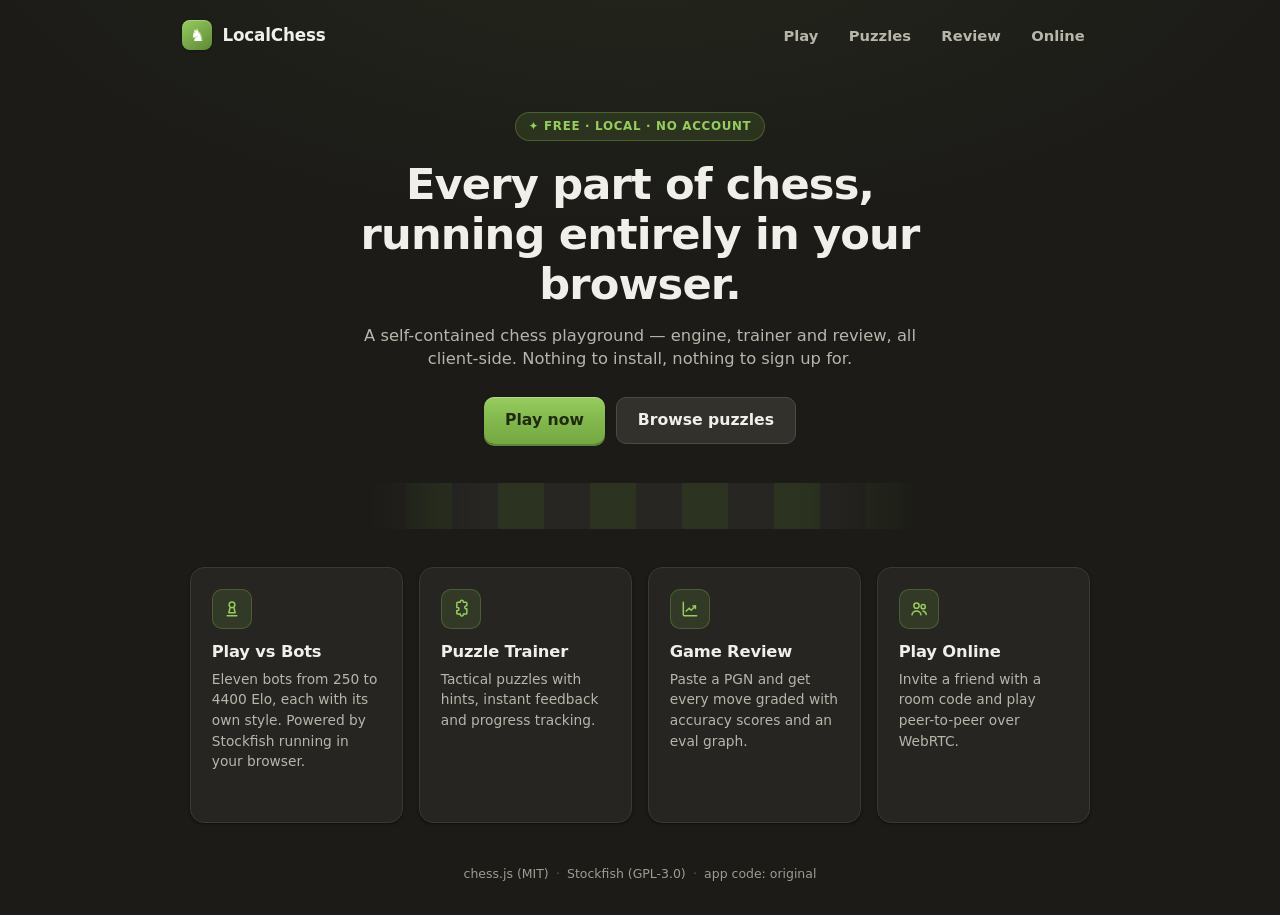
<file: index.html>
<!DOCTYPE html>
<html lang="en">
<head>
  <meta http-equiv="Content-Security-Policy" content="default-src 'self'; script-src 'self' 'wasm-unsafe-eval'; style-src 'self' 'unsafe-inline'; img-src 'self' data: blob:; font-src 'self' data:; connect-src 'self' https://*.peerjs.com wss://*.peerjs.com; worker-src 'self' blob:; media-src 'self' blob:; object-src 'none'; base-uri 'none'; form-action 'none'; frame-src 'none'" />

  <link rel="icon" type="image/x-icon" href="assets/chess-app/favicon.ico" />

  <meta charset="UTF-8" />
  <meta name="viewport" content="width=device-width, initial-scale=1.0" />
  <title>LocalChess — Play, Train, Review</title>
  <style>
    :root {
      --bg: #1c1b18; --surface: #262521; --surface-2: #32312c;
      --border: #3a3934; --border-strong: #4c4a43;
      --text: #f0efe9; --text-muted: #b8b5aa; --text-faint: #9e9b90;
      --accent: #81b64c; --accent-strong: #97cc5f; --accent-deep: #5d8836;
      --accent-ink: #202a10; --accent-soft: rgba(129,182,76,.14);
      --radius-md: 10px; --radius-lg: 14px; --radius-full: 999px;
      --shadow-2: 0 2px 6px rgba(0,0,0,.25), 0 8px 24px rgba(0,0,0,.35);
      --font: "Segoe UI Variable Text", "Segoe UI", system-ui, -apple-system, "Helvetica Neue", Arial, sans-serif;
    }
    *, *::before, *::after { box-sizing: border-box; margin: 0; padding: 0; }
    html { color-scheme: dark; }
    body {
      background:
        radial-gradient(1100px 520px at 50% -10%, rgba(129,182,76,.08), transparent 62%),
        var(--bg);
      color: var(--text); min-height: 100vh;
      font-family: var(--font); line-height: 1.45;
      display: flex; flex-direction: column; align-items: center;
      -webkit-font-smoothing: antialiased;
    }
    ::selection { background: rgba(129,182,76,.35); }
    a { color: var(--accent-strong); }
    :focus-visible { outline: 2px solid var(--accent); outline-offset: 2px; border-radius: 6px; }

    .top {
      width: 100%; max-width: 960px;
      display: flex; align-items: center; justify-content: space-between;
      padding: 1.1rem 1.4rem;
    }
    .brand {
      display: inline-flex; align-items: center; gap: 10px;
      font-weight: 800; font-size: 1.05rem; color: var(--text); text-decoration: none;
      letter-spacing: -.01em;
    }
    .brand .mark {
      display: inline-flex; align-items: center; justify-content: center;
      width: 30px; height: 30px; border-radius: 8px;
      background: linear-gradient(145deg, var(--accent-strong), var(--accent-deep));
      color: #fff; font-size: 1.05rem;
      box-shadow: inset 0 1px 0 rgba(255,255,255,.25), 0 1px 3px rgba(0,0,0,.3);
    }
    .top nav { display: flex; gap: .3rem; }
    .top nav a {
      color: var(--text-muted); text-decoration: none; font-weight: 600; font-size: .92rem;
      padding: .45rem .8rem; border-radius: var(--radius-md);
      transition: background .13s, color .13s;
    }
    .top nav a:hover { background: var(--surface-2); color: #fff; }

    main { width: 100%; max-width: 960px; padding: 2.6rem 1.4rem 0; display: flex; flex-direction: column; align-items: center; }
    .pill {
      display: inline-flex; align-items: center; gap: .45rem;
      font-size: .74rem; font-weight: 700; letter-spacing: .06em; text-transform: uppercase;
      color: var(--accent-strong); background: var(--accent-soft);
      border: 1px solid rgba(129,182,76,.35); border-radius: var(--radius-full);
      padding: .3rem .8rem; margin-bottom: 1.2rem;
    }
    h1 {
      font-size: clamp(1.9rem, 4.5vw, 2.7rem); font-weight: 800; letter-spacing: -.02em;
      text-align: center; max-width: 620px; line-height: 1.15;
    }
    .tagline {
      color: var(--text-muted); font-size: 1.02rem; text-align: center;
      max-width: 560px; margin: .9rem 0 1.6rem;
    }
    .cta-row { display: flex; gap: .7rem; flex-wrap: wrap; justify-content: center; }
    .btn {
      display: inline-flex; align-items: center; gap: .45rem;
      border-radius: var(--radius-md); font-weight: 800; font-size: .98rem;
      padding: .72rem 1.3rem; text-decoration: none; min-height: 44px;
      transition: filter .13s, transform .13s, background .13s;
    }
    .btn-primary {
      background: linear-gradient(180deg, var(--accent-strong) 0%, var(--accent) 55%, #74a844 100%);
      color: var(--accent-ink);
      box-shadow: inset 0 1px 0 rgba(255,255,255,.28), 0 2px 0 var(--accent-deep), 0 1px 3px rgba(0,0,0,.3);
    }
    .btn-primary:hover { filter: brightness(1.07); }
    .btn-primary:active { transform: translateY(2px); }
    .btn-secondary { background: var(--surface-2); color: var(--text); border: 1px solid var(--border-strong); }
    .btn-secondary:hover { background: #3c3a35; }

    .board-strip {
      width: min(560px, 86vw); height: 46px; margin: 2.4rem auto 0; border-radius: 10px;
      background:
        repeating-conic-gradient(rgba(129,182,76,.16) 0% 25%, rgba(255,255,255,.05) 0% 50%) 0 0 / 92px 92px;
      -webkit-mask-image: linear-gradient(90deg, transparent, #000 22%, #000 78%, transparent);
      mask-image: linear-gradient(90deg, transparent, #000 22%, #000 78%, transparent);
      box-shadow: 0 0 0 1px rgba(0,0,0,.4);
    }

    .cards {
      display: grid; grid-template-columns: repeat(auto-fit, minmax(210px, 1fr)); gap: 1rem;
      width: 100%; max-width: 900px; margin-top: 2.4rem;
    }
    a.card {
      display: block; position: relative;
      background: var(--surface); border: 1px solid var(--border); border-radius: var(--radius-lg);
      padding: 1.3rem 1.3rem 1.2rem; text-decoration: none; color: var(--text);
      box-shadow: 0 1px 2px rgba(0,0,0,.3), 0 1px 3px rgba(0,0,0,.2);
      transition: transform .14s, border-color .14s, box-shadow .14s;
    }
    a.card:hover {
      transform: translateY(-3px); border-color: rgba(129,182,76,.55);
      box-shadow: 0 2px 6px rgba(0,0,0,.25), 0 12px 28px rgba(0,0,0,.35);
    }
    .card .ico {
      display: inline-flex; align-items: center; justify-content: center;
      width: 40px; height: 40px; border-radius: 10px;
      background: var(--accent-soft); border: 1px solid rgba(129,182,76,.3);
      color: var(--accent-strong); margin-bottom: .7rem;
    }
    .card .ico svg { width: 20px; height: 20px; display: block; }
    .card h2 { font-size: 1.02rem; font-weight: 800; margin: 0 0 .3rem; letter-spacing: -.01em; }
    .card p { color: var(--text-muted); font-size: .86rem; line-height: 1.5; }
    .card .go {
      display: inline-flex; align-items: center; gap: .3rem;
      margin-top: .75rem; font-size: .8rem; font-weight: 700; color: var(--accent-strong);
      opacity: 0; transform: translateX(-4px); transition: opacity .14s, transform .14s;
    }
    a.card:hover .go { opacity: 1; transform: translateX(0); }

    footer {
      margin-top: auto; padding: 2.6rem 1rem 2rem; text-align: center;
      color: var(--text-faint); font-size: .78rem;
    }
    footer .sep { margin: 0 .45rem; opacity: .5; }
    @media (prefers-reduced-motion: reduce) {
      *, *::before, *::after { transition-duration: .01ms !important; }
    }
    @media (max-width: 700px) {
      .top { flex-direction: column; gap: .6rem; }
    }
  </style>
</head>
<body>
  <header class="top">
    <a class="brand" href="./"><span class="mark">♞</span> LocalChess</a>
    <nav>
      <a href="play/">Play</a>
      <a href="puzzles/">Puzzles</a>
      <a href="analysis/">Review</a>
      <a href="play/online/">Online</a>
    </nav>
  </header>

  <main>
    <span class="pill">✦ Free · Local · No account</span>
    <h1>Every part of chess, running entirely in your browser.</h1>
    <p class="tagline">A self-contained chess playground — engine, trainer and review, all client-side. Nothing to install, nothing to sign up for.</p>
    <div class="cta-row">
      <a class="btn btn-primary" href="play/">Play now</a>
      <a class="btn btn-secondary" href="puzzles/">Browse puzzles</a>
    </div>

    <div class="board-strip" aria-hidden="true"></div>

    <div class="cards">
      <a class="card" href="play/">
        <span class="ico"><svg viewBox="0 0 24 24" fill="none" stroke="currentColor" stroke-width="1.8" stroke-linecap="round" stroke-linejoin="round" aria-hidden="true"><circle cx="12" cy="7" r="3.4"/><path d="M9.6 10.8 8.2 16.5h7.6l-1.4-5.7"/><path d="M6.2 20h11.6"/></svg></span>
        <h2>Play vs Bots</h2>
        <p>Eleven bots from 250 to 4400 Elo, each with its own style. Powered by Stockfish running in your browser.</p>
        <span class="go">Open →</span>
      </a>
      <a class="card" href="puzzles/">
        <span class="ico"><svg viewBox="0 0 24 24" fill="none" stroke="currentColor" stroke-width="1.8" stroke-linecap="round" stroke-linejoin="round" aria-hidden="true"><path d="M8 4h3.2a1.9 1.9 0 1 1 3.6 0H18a1 1 0 0 1 1 1v3.2a1.9 1.9 0 1 0 0 3.6V17a1 1 0 0 1-1 1h-3.2a1.9 1.9 0 1 1-3.6 0H8a1 1 0 0 1-1-1v-3.2a1.9 1.9 0 1 0 0-3.6V5a1 1 0 0 1 1-1z"/></svg></span>
        <h2>Puzzle Trainer</h2>
        <p>Tactical puzzles with hints, instant feedback and progress tracking.</p>
        <span class="go">Open →</span>
      </a>
      <a class="card" href="analysis/">
        <span class="ico"><svg viewBox="0 0 24 24" fill="none" stroke="currentColor" stroke-width="1.8" stroke-linecap="round" stroke-linejoin="round" aria-hidden="true"><path d="M4 4v15a1 1 0 0 0 1 1h15"/><path d="m7.5 14.5 3.5-3.5 2.5 2.5 5-5"/><path d="M15.5 8.5h3v3"/></svg></span>
        <h2>Game Review</h2>
        <p>Paste a PGN and get every move graded with accuracy scores and an eval graph.</p>
        <span class="go">Open →</span>
      </a>
      <a class="card" href="play/online/">
        <span class="ico"><svg viewBox="0 0 24 24" fill="none" stroke="currentColor" stroke-width="1.8" stroke-linecap="round" stroke-linejoin="round" aria-hidden="true"><circle cx="9" cy="8" r="3.1"/><path d="M3.6 19c.6-3 2.7-4.7 5.4-4.7s4.8 1.7 5.4 4.7"/><circle cx="17" cy="9.2" r="2.5"/><path d="M16.7 14.5c2.1.4 3.5 1.9 4 4"/></svg></span>
        <h2>Play Online</h2>
        <p>Invite a friend with a room code and play peer-to-peer over WebRTC.</p>
        <span class="go">Open →</span>
      </a>
    </div>
  </main>

  <footer>chess.js (MIT)<span class="sep">·</span>Stockfish (GPL-3.0)<span class="sep">·</span>app code: original</footer>
</body>
</html>
</file>
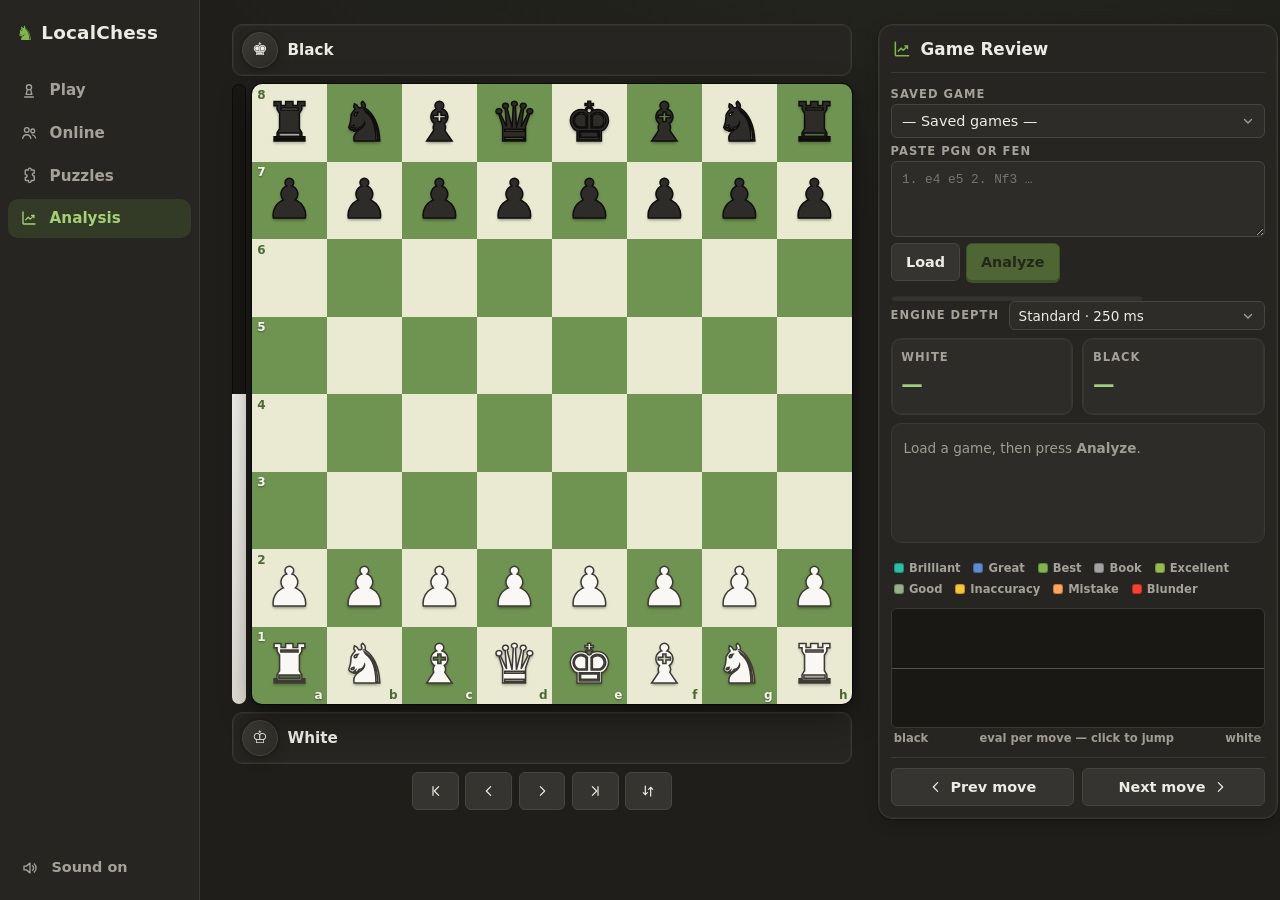
<file: analysis/index.html>
<!DOCTYPE html>
<html lang="en">
<head>
  <meta http-equiv="Content-Security-Policy" content="default-src 'self'; script-src 'self' 'wasm-unsafe-eval'; style-src 'self' 'unsafe-inline'; img-src 'self' data: blob:; font-src 'self' data:; connect-src 'self' https://*.peerjs.com wss://*.peerjs.com; worker-src 'self' blob:; media-src 'self' blob:; object-src 'none'; base-uri 'none'; form-action 'none'; frame-src 'none'" />
  <meta charset="UTF-8" />
  <meta name="viewport" content="width=device-width, initial-scale=1.0" />
  <title>Game Review — Local Chess</title>
  <link rel="stylesheet" href="../assets/chess-app/board.css" />
  <link rel="stylesheet" href="../assets/chess-app/analysis.css" />
  <link rel="icon" type="image/x-icon" href="../assets/chess-app/favicon.ico" />
</head>
<body>

  <!-- ═══ Left sidebar ═══ -->
  <aside class="sidebar">
    <a class="side-logo" href="../"><span class="brand-mark">♞</span> LocalChess</a>
    <nav class="side-nav">
      <a href="../play/" class="side-link"><span class="side-ico"><svg viewBox="0 0 24 24" fill="none" stroke="currentColor" stroke-width="1.8" stroke-linecap="round" stroke-linejoin="round" aria-hidden="true"><circle cx="12" cy="7" r="3.4"/><path d="M9.6 10.8 8.2 16.5h7.6l-1.4-5.7"/><path d="M6.2 20h11.6"/></svg></span> Play</a>
      <a href="../play/online/" class="side-link"><span class="side-ico"><svg viewBox="0 0 24 24" fill="none" stroke="currentColor" stroke-width="1.8" stroke-linecap="round" stroke-linejoin="round" aria-hidden="true"><circle cx="9" cy="8" r="3.1"/><path d="M3.6 19c.6-3 2.7-4.7 5.4-4.7s4.8 1.7 5.4 4.7"/><circle cx="17" cy="9.2" r="2.5"/><path d="M16.7 14.5c2.1.4 3.5 1.9 4 4"/></svg></span> Online</a>
      <a href="../puzzles/" class="side-link"><span class="side-ico"><svg viewBox="0 0 24 24" fill="none" stroke="currentColor" stroke-width="1.8" stroke-linecap="round" stroke-linejoin="round" aria-hidden="true"><path d="M8 4h3.2a1.9 1.9 0 1 1 3.6 0H18a1 1 0 0 1 1 1v3.2a1.9 1.9 0 1 0 0 3.6V17a1 1 0 0 1-1 1h-3.2a1.9 1.9 0 1 1-3.6 0H8a1 1 0 0 1-1-1v-3.2a1.9 1.9 0 1 0 0-3.6V5a1 1 0 0 1 1-1z"/></svg></span> Puzzles</a>
      <a href="../analysis/" class="side-link active"><span class="side-ico"><svg viewBox="0 0 24 24" fill="none" stroke="currentColor" stroke-width="1.8" stroke-linecap="round" stroke-linejoin="round" aria-hidden="true"><path d="M4 4v15a1 1 0 0 0 1 1h15"/><path d="m7.5 14.5 3.5-3.5 2.5 2.5 5-5"/><path d="M15.5 8.5h3v3"/></svg></span> Analysis</a>
    </nav>
    <button class="sound-toggle" type="button" title="Mute sound"></button>
  </aside>

  <main class="screen active play-layout">

    <!-- ═══ Board column ═══ -->
    <section class="board-stage">
      <div id="plate-top" class="nameplate">
        <span id="plate-top-avatar" class="plate-avatar">♚</span>
        <span id="plate-top-name">Black</span>
        <small id="plate-top-acc"></small>
      </div>
      <div id="board-mount"></div>
      <div id="plate-bottom" class="nameplate">
        <span id="plate-bottom-avatar" class="plate-avatar">♔</span>
        <span id="plate-bottom-name">White</span>
        <small id="plate-bottom-acc"></small>
      </div>
      <div class="nav-bar">
        <button id="btn-first" title="First (Home)" aria-label="First move"><svg viewBox="0 0 24 24" width="15" height="15" fill="none" stroke="currentColor" stroke-width="1.8" stroke-linecap="round" stroke-linejoin="round" aria-hidden="true"><path d="m16 5.5-6.5 6.5 6.5 6.5"/><path d="M7.5 5.5v13"/></svg></button>
        <button id="btn-prev" title="Previous (←)" aria-label="Previous move"><svg viewBox="0 0 24 24" width="15" height="15" fill="none" stroke="currentColor" stroke-width="1.8" stroke-linecap="round" stroke-linejoin="round" aria-hidden="true"><path d="m14.5 5.5-6.5 6.5 6.5 6.5"/></svg></button>
        <button id="btn-next" title="Next (→)" aria-label="Next move"><svg viewBox="0 0 24 24" width="15" height="15" fill="none" stroke="currentColor" stroke-width="1.8" stroke-linecap="round" stroke-linejoin="round" aria-hidden="true"><path d="m9.5 5.5 6.5 6.5-6.5 6.5"/></svg></button>
        <button id="btn-last" title="Last (End)" aria-label="Last move"><svg viewBox="0 0 24 24" width="15" height="15" fill="none" stroke="currentColor" stroke-width="1.8" stroke-linecap="round" stroke-linejoin="round" aria-hidden="true"><path d="m8 5.5 6.5 6.5L8 18.5"/><path d="M16.5 5.5v13"/></svg></button>
        <button id="btn-flip" title="Flip board (F)" aria-label="Flip board"><svg viewBox="0 0 24 24" width="15" height="15" fill="none" stroke="currentColor" stroke-width="1.8" stroke-linecap="round" stroke-linejoin="round" aria-hidden="true"><path d="M8 4.5v13"/><path d="m5 14.5 3 3 3-3"/><path d="M16 19.5v-13"/><path d="m13 9.5 3-3 3 3"/></svg></button>
      </div>
    </section>

    <!-- ═══ Review panel ═══ -->
    <aside class="bot-panel wide analysis-panel">

      <div class="panel-head"><span class="panel-head-ico"><svg viewBox="0 0 24 24" fill="none" stroke="currentColor" stroke-width="1.8" stroke-linecap="round" stroke-linejoin="round" aria-hidden="true"><path d="M4 4v15a1 1 0 0 0 1 1h15"/><path d="m7.5 14.5 3.5-3.5 2.5 2.5 5-5"/><path d="M15.5 8.5h3v3"/></svg></span> Game Review</div>

      <div id="review-line" class="review-line hidden"></div>
      <div id="opening-name" class="opening-name hidden"></div>

      <div class="panel-section">
        <label class="panel-label" for="game-select">Saved game</label>
        <select id="game-select"></select>
        <label class="panel-label" for="pgn-input">Paste PGN or FEN</label>
        <textarea id="pgn-input" rows="3" placeholder="1. e4 e5 2. Nf3 …"></textarea>
        <div class="panel-actions">
          <button id="btn-load-pgn">Load</button>
          <button id="btn-analyze" class="primary" disabled>Analyze</button>
        </div>
        <div id="load-status" class="load-status"></div>
        <div class="progress-row">
          <div class="progress-track"><div id="progress-bar" class="progress-fill"></div></div>
          <span id="progress-text" class="progress-text"></span>
        </div>
        <div class="depth-row">
          <label class="panel-label" for="depth-select">Engine depth</label>
          <select id="depth-select">
            <option value="100">Fast · 100 ms</option>
            <option value="250" selected>Standard · 250 ms</option>
            <option value="600">Deep · 600 ms</option>
          </select>
        </div>
      </div>

      <div id="summary" class="panel-section hidden">
        <div class="acc-grid">
          <div class="acc-card">
            <span class="acc-side">White</span>
            <span id="acc-w" class="acc-value">—</span>
            <div id="counts-w" class="cls-chips"></div>
          </div>
          <div class="acc-card">
            <span class="acc-side">Black</span>
            <span id="acc-b" class="acc-value">—</span>
            <div id="counts-b" class="cls-chips"></div>
          </div>
        </div>
      </div>

      <div id="move-list" class="move-list analysis"></div>

      <div id="badge-legend" class="badge-legend"></div>

      <div class="panel-section">
        <div id="eval-graph" class="eval-graph"></div>
        <div class="graph-labels"><span>black</span><span>eval per move — click to jump</span><span>white</span></div>
      </div>

      <div class="sticky-nav">
        <button id="btn-prev-sticky" title="Previous move (←)"><svg viewBox="0 0 24 24" width="14" height="14" fill="none" stroke="currentColor" stroke-width="1.8" stroke-linecap="round" stroke-linejoin="round" aria-hidden="true"><path d="m14.5 5.5-6.5 6.5 6.5 6.5"/></svg> Prev move</button>
        <button id="btn-next-sticky" title="Next move (→)">Next move <svg viewBox="0 0 24 24" width="14" height="14" fill="none" stroke="currentColor" stroke-width="1.8" stroke-linecap="round" stroke-linejoin="round" aria-hidden="true"><path d="m9.5 5.5 6.5 6.5-6.5 6.5"/></svg></button>
      </div>

    </aside>

  </main>

  <!-- chess.js CJS shim → window.Chess -->
    <script src="../assets/chess-app/shim-pre.js"></script>
  <script src="../assets/vendor/chess.js"></script>
    <script src="../assets/chess-app/shim-post.js"></script>

  <script src="../assets/chess-app/board-ui.js"></script>
  <script src="../assets/chess-app/sounds.js"></script>
  <script src="../assets/chess-app/analysis.js"></script>

</body>
</html>
</file>
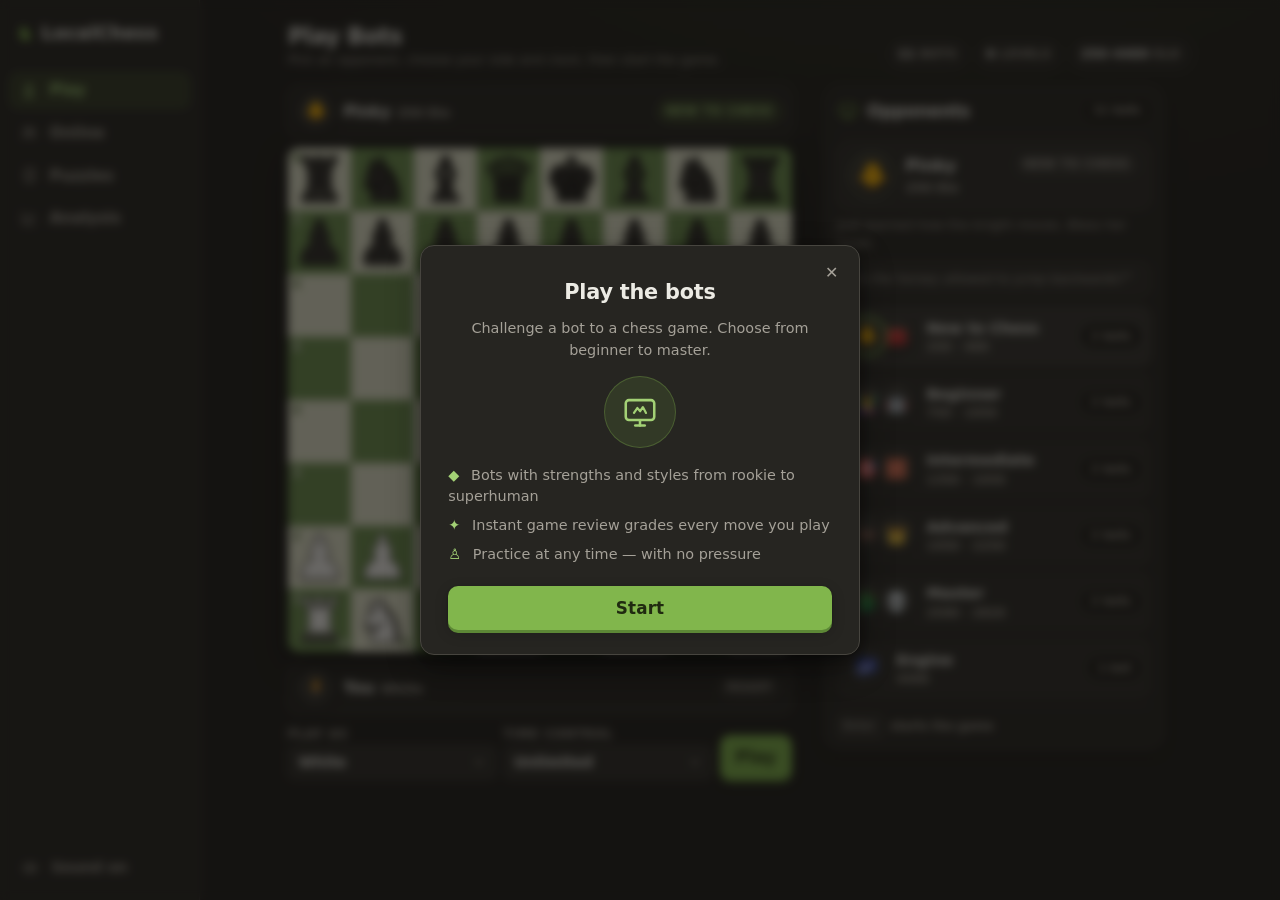
<file: play/index.html>
<!DOCTYPE html>
<html lang="en">
<head>
  <meta http-equiv="Content-Security-Policy" content="default-src 'self'; script-src 'self' 'wasm-unsafe-eval'; style-src 'self' 'unsafe-inline'; img-src 'self' data: blob:; font-src 'self' data:; connect-src 'self' https://*.peerjs.com wss://*.peerjs.com; worker-src 'self' blob:; media-src 'self' blob:; object-src 'none'; base-uri 'none'; form-action 'none'; frame-src 'none'" />
  <meta charset="UTF-8" />
  <meta name="viewport" content="width=device-width, initial-scale=1.0" />
  <title>Play Bots — LocalChess</title>
  <link rel="stylesheet" href="../assets/chess-app/board.css" />
  <link rel="stylesheet" href="../assets/chess-app/play.css" />
  <link rel="icon" type="image/x-icon" href="../assets/chess-app/favicon.ico" />
</head>
<body>

  <!-- ═══ Left sidebar ═══ -->
  <aside class="sidebar">
    <a class="side-logo" href="../"><span class="brand-mark">♞</span> LocalChess</a>
    <nav class="side-nav">
      <a href="../play/" class="side-link active"><span class="side-ico"><svg viewBox="0 0 24 24" fill="none" stroke="currentColor" stroke-width="1.8" stroke-linecap="round" stroke-linejoin="round" aria-hidden="true"><circle cx="12" cy="7" r="3.4"/><path d="M9.6 10.8 8.2 16.5h7.6l-1.4-5.7"/><path d="M6.2 20h11.6"/></svg></span> Play</a>
      <a href="../play/online/" class="side-link"><span class="side-ico"><svg viewBox="0 0 24 24" fill="none" stroke="currentColor" stroke-width="1.8" stroke-linecap="round" stroke-linejoin="round" aria-hidden="true"><circle cx="9" cy="8" r="3.1"/><path d="M3.6 19c.6-3 2.7-4.7 5.4-4.7s4.8 1.7 5.4 4.7"/><circle cx="17" cy="9.2" r="2.5"/><path d="M16.7 14.5c2.1.4 3.5 1.9 4 4"/></svg></span> Online</a>
      <a href="../puzzles/" class="side-link"><span class="side-ico"><svg viewBox="0 0 24 24" fill="none" stroke="currentColor" stroke-width="1.8" stroke-linecap="round" stroke-linejoin="round" aria-hidden="true"><path d="M8 4h3.2a1.9 1.9 0 1 1 3.6 0H18a1 1 0 0 1 1 1v3.2a1.9 1.9 0 1 0 0 3.6V17a1 1 0 0 1-1 1h-3.2a1.9 1.9 0 1 1-3.6 0H8a1 1 0 0 1-1-1v-3.2a1.9 1.9 0 1 0 0-3.6V5a1 1 0 0 1 1-1z"/></svg></span> Puzzles</a>
      <a href="../analysis/" class="side-link"><span class="side-ico"><svg viewBox="0 0 24 24" fill="none" stroke="currentColor" stroke-width="1.8" stroke-linecap="round" stroke-linejoin="round" aria-hidden="true"><path d="M4 4v15a1 1 0 0 0 1 1h15"/><path d="m7.5 14.5 3.5-3.5 2.5 2.5 5-5"/><path d="M15.5 8.5h3v3"/></svg></span> Analysis</a>
    </nav>
    <button class="sound-toggle" type="button" title="Mute sound"></button>
  </aside>

  <!-- ═══ Screen 1: lobby / bot selection ═══ -->
  <main id="select-view" class="screen lobby">
    <header class="lobby-head">
      <div class="lobby-head-text">
        <h1 class="lobby-title">Play Bots</h1>
        <p class="lobby-sub">Pick an opponent, choose your side and clock, then start the game.</p>
      </div>
      <div class="lobby-chips">
        <span class="stat-chip"><b id="lobby-bot-count">11</b> bots</span>
        <span class="stat-chip"><b>6</b> levels</span>
        <span class="stat-chip"><b id="lobby-elo-range">250–4400</b> Elo</span>
      </div>
    </header>

    <section class="lobby-stage">
      <div id="plate-bot" class="nameplate"></div>
      <div id="board-mount"></div>
      <div id="plate-you" class="nameplate"></div>

      <div class="match-bar">
        <div class="match-field">
          <label class="panel-label" for="side-select">Play as</label>
          <select id="side-select">
            <option value="w">White</option>
            <option value="b">Black</option>
            <option value="random">Random</option>
          </select>
        </div>
        <div class="match-field">
          <label class="panel-label" for="time-select">Time control</label>
          <select id="time-select">
            <option value="unlimited">Unlimited</option>
            <option value="1+0">1+0 bullet</option>
            <option value="3+0">3+0 blitz</option>
            <option value="3+2">3+2 blitz</option>
            <option value="5+0">5+0 blitz</option>
            <option value="5+3">5+3 blitz</option>
            <option value="10+0">10+0 rapid</option>
          </select>
        </div>
        <button id="btn-play" class="btn-cta match-play">Play</button>
      </div>
    </section>

    <aside class="bot-panel lobby-panel">
      <div class="panel-head">
        <span class="panel-head-ico"><svg viewBox="0 0 24 24" fill="none" stroke="currentColor" stroke-width="1.8" stroke-linecap="round" stroke-linejoin="round" aria-hidden="true"><rect x="3" y="4.5" width="18" height="12.5" rx="2"/><path d="M9 20.5h6"/><path d="M12 17.5v3"/></svg></span>
        <span>Opponents</span>
        <span class="panel-head-count" id="panel-count">11</span>
      </div>

      <div id="selected-bot" class="selected-bot">
        <span id="sb-avatar" class="sb-avatar">🤖</span>
        <div class="sb-meta">
          <span id="sb-name" class="sb-name">Pick a bot</span>
          <span id="sb-rating" class="sb-rating"></span>
        </div>
        <span id="sb-cat" class="sb-cat"></span>
      </div>
      <p id="sb-desc" class="sb-desc"></p>
      <div id="bot-quip" class="bot-quip hidden"></div>

      <div class="roster-scroll">
        <div id="bot-cats"></div>
      </div>

      <div class="lobby-note"><kbd>Enter</kbd> starts the game</div>
    </aside>
  </main>

  <!-- ═══ Screen 2: game vs selected bot ═══ -->
  <main id="game-view" class="screen play-layout">
    <section class="board-stage">
      <div id="plate-bot-g" class="nameplate"></div>
      <div id="board-mount-g"></div>
      <div id="plate-you-g" class="nameplate"></div>
    </section>

    <aside class="bot-panel game-panel">
      <div class="panel-head">
        <span class="panel-head-ico"><svg viewBox="0 0 24 24" fill="none" stroke="currentColor" stroke-width="1.8" stroke-linecap="round" stroke-linejoin="round" aria-hidden="true"><circle cx="12" cy="12" r="8.4"/><path d="M12 7.6V12l3 1.8"/></svg></span>
        <span id="game-panel-title">Game</span>
        <span class="panel-head-tag" id="game-panel-tag">live</span>
      </div>
      <div id="status" class="game-status">Your move</div>
      <div id="game-meta" class="game-meta"></div>
      <div id="move-list" class="move-list"></div>
      <span id="thinking" class="thinking">bot is thinking…</span>
      <div class="panel-actions">
        <button id="btn-new">New Bot</button>
        <button id="btn-resign" class="destructive">Resign</button>
        <button id="btn-flip">Flip</button>
      </div>
    </aside>
  </main>

  <!-- ═══ Intro modal (first visit) ═══ -->
  <div id="intro-modal" class="modal-overlay">
    <div class="modal-box intro">
      <button id="btn-intro-x" class="modal-x" title="Close">✕</button>
      <h3 class="intro-title">Play the bots</h3>
      <p class="modal-sub">Challenge a bot to a chess game. Choose from beginner to master.</p>
      <div class="intro-icon"><svg viewBox="0 0 24 24" width="38" height="38" fill="none" stroke="currentColor" stroke-width="1.6" stroke-linecap="round" stroke-linejoin="round" aria-hidden="true"><rect x="3" y="4.5" width="18" height="12.5" rx="2"/><path d="M9 20.5h6"/><path d="M12 17.5v3"/><path d="M8.2 12.6l2.1-3.1 1.8 2 1.7-2.6 2 3.7" stroke-width="1.4"/></svg></div>
      <ul class="intro-list">
        <li><b>◆</b> Bots with strengths and styles from rookie to superhuman</li>
        <li><b>✦</b> Instant game review grades every move you play</li>
        <li><b>♙</b> Practice at any time — with no pressure</li>
      </ul>
      <button id="btn-intro-start" class="btn-cta wide">Start</button>
    </div>
  </div>

  <!-- ═══ Game over modal ═══ -->
  <div id="result-modal" class="modal-overlay">
    <div class="modal-box">
      <h3 id="result-text">You won!</h3>
      <p id="result-sub" class="modal-sub"></p>
      <div id="result-stats" class="result-stats"></div>
      <div class="modal-actions">
        <button id="btn-analyze" class="primary">Analyze game</button>
        <button id="btn-rematch">Rematch</button>
        <button id="btn-result-close" class="btn-ghost">Close</button>
      </div>
    </div>
  </div>

  <!-- chess.js CJS shim → window.Chess -->
    <script src="../assets/chess-app/shim-pre.js"></script>
  <script src="../assets/vendor/chess.js"></script>
    <script src="../assets/chess-app/shim-post.js"></script>

  <script src="../assets/chess-app/board-ui.js"></script>
  <script src="../assets/chess-app/sounds.js"></script>
  <script src="../assets/chess-app/bots.js"></script>
  <script src="../assets/chess-app/play.js"></script>

</body>
</html>
</file>
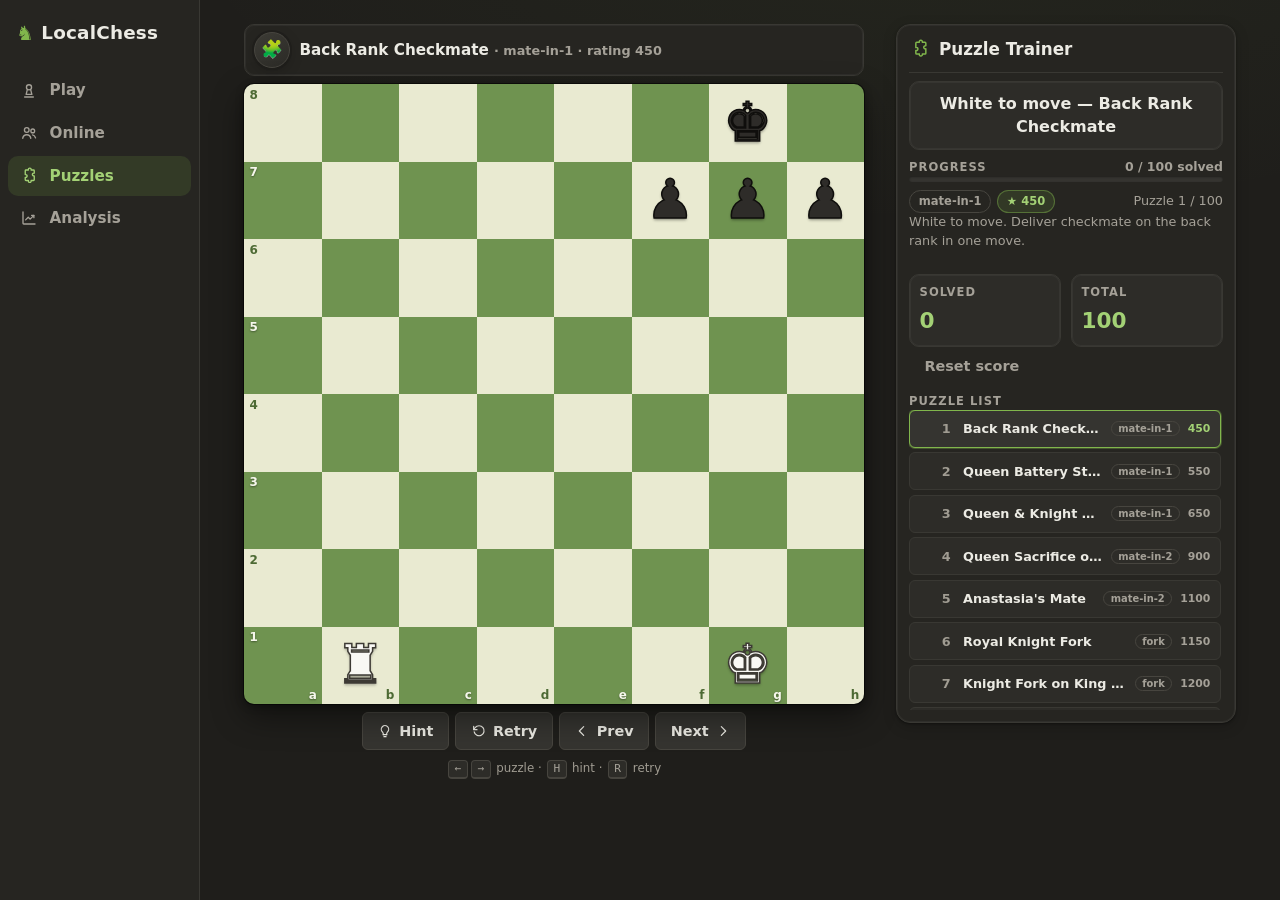
<file: puzzles/index.html>
<!DOCTYPE html>
<html lang="en">
<head>
  <meta http-equiv="Content-Security-Policy" content="default-src 'self'; script-src 'self' 'wasm-unsafe-eval'; style-src 'self' 'unsafe-inline'; img-src 'self' data: blob:; font-src 'self' data:; connect-src 'self' https://*.peerjs.com wss://*.peerjs.com; worker-src 'self' blob:; media-src 'self' blob:; object-src 'none'; base-uri 'none'; form-action 'none'; frame-src 'none'" />
  <meta charset="UTF-8" />
  <meta name="viewport" content="width=device-width, initial-scale=1.0" />
  <title>Puzzles — LocalChess</title>
  <link rel="stylesheet" href="../assets/chess-app/board.css" />
  <link rel="stylesheet" href="../assets/chess-app/puzzles.css" />
  <link rel="icon" type="image/x-icon" href="../assets/chess-app/favicon.ico" />
</head>
<body>

  <!-- ═══ Left sidebar ═══ -->
  <aside class="sidebar">
    <a class="side-logo" href="../"><span class="brand-mark">♞</span> LocalChess</a>
    <nav class="side-nav">
      <a href="../play/" class="side-link"><span class="side-ico"><svg viewBox="0 0 24 24" fill="none" stroke="currentColor" stroke-width="1.8" stroke-linecap="round" stroke-linejoin="round" aria-hidden="true"><circle cx="12" cy="7" r="3.4"/><path d="M9.6 10.8 8.2 16.5h7.6l-1.4-5.7"/><path d="M6.2 20h11.6"/></svg></span> Play</a>
      <a href="../play/online/" class="side-link"><span class="side-ico"><svg viewBox="0 0 24 24" fill="none" stroke="currentColor" stroke-width="1.8" stroke-linecap="round" stroke-linejoin="round" aria-hidden="true"><circle cx="9" cy="8" r="3.1"/><path d="M3.6 19c.6-3 2.7-4.7 5.4-4.7s4.8 1.7 5.4 4.7"/><circle cx="17" cy="9.2" r="2.5"/><path d="M16.7 14.5c2.1.4 3.5 1.9 4 4"/></svg></span> Online</a>
      <a href="../puzzles/" class="side-link active"><span class="side-ico"><svg viewBox="0 0 24 24" fill="none" stroke="currentColor" stroke-width="1.8" stroke-linecap="round" stroke-linejoin="round" aria-hidden="true"><path d="M8 4h3.2a1.9 1.9 0 1 1 3.6 0H18a1 1 0 0 1 1 1v3.2a1.9 1.9 0 1 0 0 3.6V17a1 1 0 0 1-1 1h-3.2a1.9 1.9 0 1 1-3.6 0H8a1 1 0 0 1-1-1v-3.2a1.9 1.9 0 1 0 0-3.6V5a1 1 0 0 1 1-1z"/></svg></span> Puzzles</a>
      <a href="../analysis/" class="side-link"><span class="side-ico"><svg viewBox="0 0 24 24" fill="none" stroke="currentColor" stroke-width="1.8" stroke-linecap="round" stroke-linejoin="round" aria-hidden="true"><path d="M4 4v15a1 1 0 0 0 1 1h15"/><path d="m7.5 14.5 3.5-3.5 2.5 2.5 5-5"/><path d="M15.5 8.5h3v3"/></svg></span> Analysis</a>
    </nav>
  </aside>

  <!-- ═══ Puzzle trainer screen ═══ -->
  <main class="screen active play-layout">

    <section class="board-stage">
      <div id="plate-top" class="nameplate"></div>
      <div id="board-mount"></div>
      <div class="nav-bar">
        <button id="btn-hint" type="button"><svg viewBox="0 0 24 24" width="15" height="15" fill="none" stroke="currentColor" stroke-width="1.8" stroke-linecap="round" stroke-linejoin="round" aria-hidden="true"><path d="M9.4 17.5v-1.2c0-1.1-.5-2-1.3-2.9a5.5 5.5 0 1 1 7.8-.1c-.8.9-1.4 1.9-1.4 3v1.2"/><path d="M9.4 17.5h5.2"/><path d="M10.4 20.5h3.2"/></svg> Hint</button>
        <button id="btn-retry" type="button"><svg viewBox="0 0 24 24" width="15" height="15" fill="none" stroke="currentColor" stroke-width="1.8" stroke-linecap="round" stroke-linejoin="round" aria-hidden="true"><path d="M4 5v5h5"/><path d="M4.8 13.2A7.5 7.5 0 1 0 6.2 7L4 9.6"/></svg> Retry</button>
        <button id="btn-prev" type="button"><svg viewBox="0 0 24 24" width="15" height="15" fill="none" stroke="currentColor" stroke-width="1.8" stroke-linecap="round" stroke-linejoin="round" aria-hidden="true"><path d="m14.5 5.5-6.5 6.5 6.5 6.5"/></svg> Prev</button>
        <button id="btn-next" type="button">Next <svg viewBox="0 0 24 24" width="15" height="15" fill="none" stroke="currentColor" stroke-width="1.8" stroke-linecap="round" stroke-linejoin="round" aria-hidden="true"><path d="m9.5 5.5 6.5 6.5-6.5 6.5"/></svg></button>
      </div>
      <div class="kb-hints">
        <kbd>←</kbd><kbd>→</kbd> puzzle · <kbd>H</kbd> hint · <kbd>R</kbd> retry
      </div>
    </section>

    <aside class="bot-panel">
      <div class="panel-head"><span class="panel-head-ico"><svg viewBox="0 0 24 24" fill="none" stroke="currentColor" stroke-width="1.8" stroke-linecap="round" stroke-linejoin="round" aria-hidden="true"><path d="M8 4h3.2a1.9 1.9 0 1 1 3.6 0H18a1 1 0 0 1 1 1v3.2a1.9 1.9 0 1 0 0 3.6V17a1 1 0 0 1-1 1h-3.2a1.9 1.9 0 1 1-3.6 0H8a1 1 0 0 1-1-1v-3.2a1.9 1.9 0 1 0 0-3.6V5a1 1 0 0 1 1-1z"/></svg></span> Puzzle Trainer</div>

      <div id="pz-status" class="game-status">Loading…</div>

      <div class="panel-section pz-progress">
        <div class="pz-progress-row">
          <span class="panel-label">Progress</span>
          <span id="pz-progress-count" class="pz-progress-count">0 / 0 solved</span>
        </div>
        <div class="progress-track">
          <div id="pz-progress-fill" class="progress-fill"></div>
        </div>
      </div>

      <div class="panel-section">
        <div class="pz-chip-row">
          <span id="pz-theme" class="pz-chip">—</span>
          <span id="pz-rating" class="pz-chip rating">—</span>
          <span id="pz-counter" class="muted"></span>
        </div>
        <div id="pz-desc" class="muted"></div>
        <div id="pz-message" class="pz-msg"></div>
        <div id="pz-success" class="pz-success">
          <div class="pz-check">✔</div>
          <div id="pz-success-title" class="pz-s-title">Puzzle solved!</div>
          <div id="pz-success-sub" class="pz-s-sub"></div>
        </div>
      </div>

      <div class="panel-section">
        <div class="acc-grid">
          <div class="acc-card">
            <span class="acc-side">Solved</span>
            <span id="pz-score" class="acc-value">0</span>
          </div>
          <div class="acc-card">
            <span class="acc-side">Total</span>
            <span id="pz-total" class="acc-value">0</span>
          </div>
        </div>
        <div class="panel-actions">
          <button id="btn-reset-score" type="button" class="btn-ghost">Reset score</button>
        </div>
      </div>

      <div class="panel-section">
        <div class="panel-label">Puzzle list</div>
        <div id="pz-list" class="pz-list"></div>
      </div>
    </aside>

  </main>

  <!-- chess.js CJS shim → window.Chess -->
    <script src="../assets/chess-app/shim-pre.js"></script>
  <script src="../assets/vendor/chess.js"></script>
    <script src="../assets/chess-app/shim-post.js"></script>

  <script src="../assets/chess-app/board-ui.js"></script>
  <script src="../assets/chess-app/trainer.js"></script>

  <script src="../assets/chess-app/puzzles-page.js"></script>

</body>
</html>
</file>
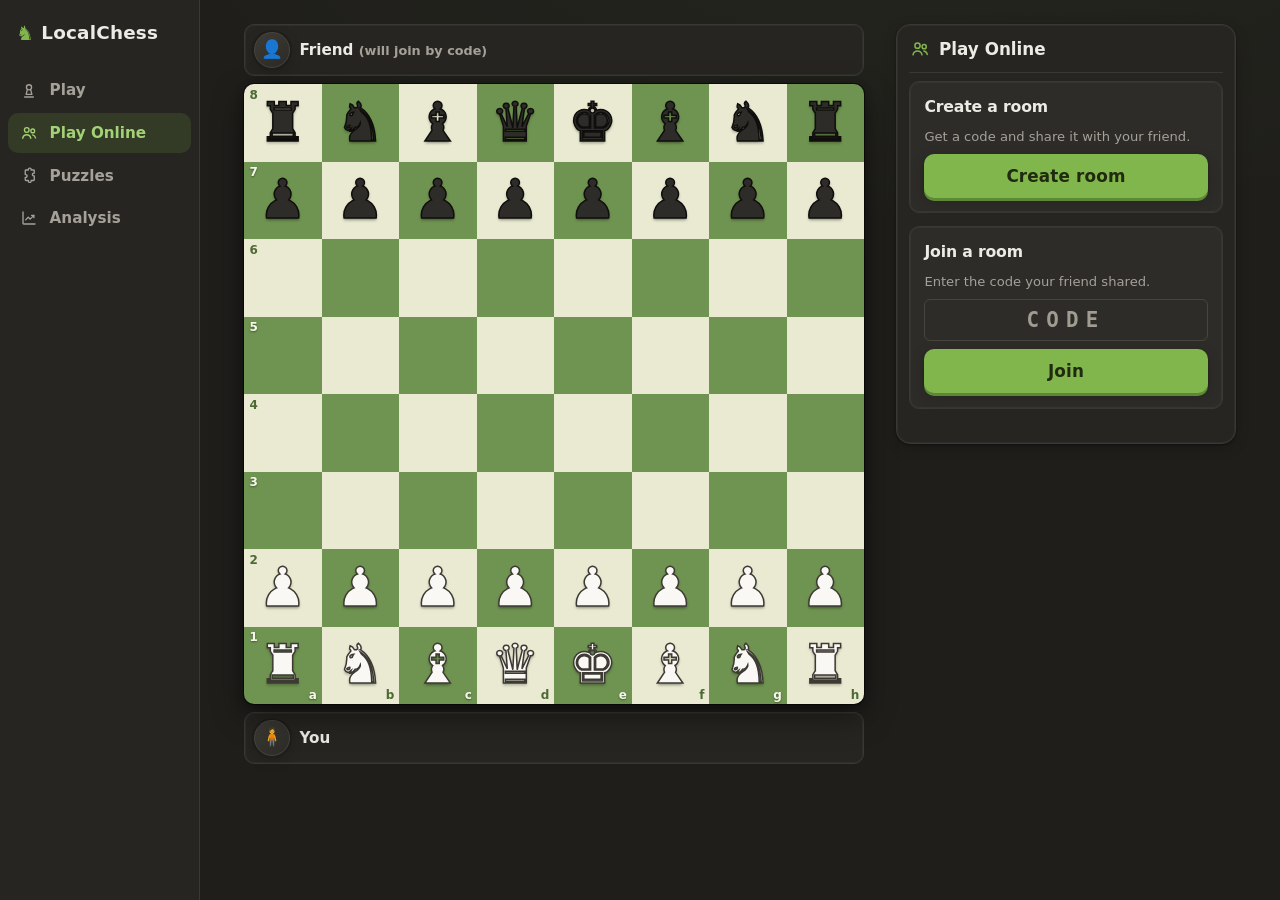
<file: play/online/index.html>
<!DOCTYPE html>
<html lang="en">
<head>
  <meta http-equiv="Content-Security-Policy" content="default-src 'self'; script-src 'self' 'wasm-unsafe-eval'; style-src 'self' 'unsafe-inline'; img-src 'self' data: blob:; font-src 'self' data:; connect-src 'self' https://*.peerjs.com wss://*.peerjs.com; worker-src 'self' blob:; media-src 'self' blob:; object-src 'none'; base-uri 'none'; form-action 'none'; frame-src 'none'" />
  <meta charset="UTF-8" />
  <meta name="viewport" content="width=device-width, initial-scale=1.0" />
  <title>Play Online — LocalChess</title>
  <link rel="stylesheet" href="../../assets/chess-app/board.css" />
  <link rel="stylesheet" href="../../assets/chess-app/online.css" />
  <link rel="icon" type="image/x-icon" href="../../assets/chess-app/favicon.ico" />
</head>
<body>

  <aside class="sidebar">
    <a class="side-logo" href="../../"><span class="brand-mark">♞</span> LocalChess</a>
    <nav class="side-nav">
      <a href="../../play/" class="side-link"><span class="side-ico"><svg viewBox="0 0 24 24" fill="none" stroke="currentColor" stroke-width="1.8" stroke-linecap="round" stroke-linejoin="round" aria-hidden="true"><circle cx="12" cy="7" r="3.4"/><path d="M9.6 10.8 8.2 16.5h7.6l-1.4-5.7"/><path d="M6.2 20h11.6"/></svg></span> Play</a>
      <a href="../../play/online/" class="side-link active"><span class="side-ico"><svg viewBox="0 0 24 24" fill="none" stroke="currentColor" stroke-width="1.8" stroke-linecap="round" stroke-linejoin="round" aria-hidden="true"><circle cx="9" cy="8" r="3.1"/><path d="M3.6 19c.6-3 2.7-4.7 5.4-4.7s4.8 1.7 5.4 4.7"/><circle cx="17" cy="9.2" r="2.5"/><path d="M16.7 14.5c2.1.4 3.5 1.9 4 4"/></svg></span> Play Online</a>
      <a href="../../puzzles/" class="side-link"><span class="side-ico"><svg viewBox="0 0 24 24" fill="none" stroke="currentColor" stroke-width="1.8" stroke-linecap="round" stroke-linejoin="round" aria-hidden="true"><path d="M8 4h3.2a1.9 1.9 0 1 1 3.6 0H18a1 1 0 0 1 1 1v3.2a1.9 1.9 0 1 0 0 3.6V17a1 1 0 0 1-1 1h-3.2a1.9 1.9 0 1 1-3.6 0H8a1 1 0 0 1-1-1v-3.2a1.9 1.9 0 1 0 0-3.6V5a1 1 0 0 1 1-1z"/></svg></span> Puzzles</a>
      <a href="../../analysis/" class="side-link"><span class="side-ico"><svg viewBox="0 0 24 24" fill="none" stroke="currentColor" stroke-width="1.8" stroke-linecap="round" stroke-linejoin="round" aria-hidden="true"><path d="M4 4v15a1 1 0 0 0 1 1h15"/><path d="m7.5 14.5 3.5-3.5 2.5 2.5 5-5"/><path d="M15.5 8.5h3v3"/></svg></span> Analysis</a>
    </nav>
  </aside>

  <!-- ═══ Screen 1: lobby (create / join) ═══ -->
  <main id="lobby-view" class="screen play-layout">
    <section class="board-stage">
      <div id="plate-top" class="nameplate"></div>
      <div id="board-mount"></div>
      <div id="plate-bottom" class="nameplate"></div>
    </section>

    <aside class="bot-panel">
      <div class="panel-head"><span class="panel-head-ico"><svg viewBox="0 0 24 24" fill="none" stroke="currentColor" stroke-width="1.8" stroke-linecap="round" stroke-linejoin="round" aria-hidden="true"><circle cx="9" cy="8" r="3.1"/><path d="M3.6 19c.6-3 2.7-4.7 5.4-4.7s4.8 1.7 5.4 4.7"/><circle cx="17" cy="9.2" r="2.5"/><path d="M16.7 14.5c2.1.4 3.5 1.9 4 4"/></svg></span> Play Online</div>

      <div id="lobby-cards">
        <div class="lobby-card">
          <h4>Create a room</h4>
          <p>Get a code and share it with your friend.</p>
          <button id="btn-create" class="btn-cta wide">Create room</button>
        </div>
        <div class="lobby-card">
          <h4>Join a room</h4>
          <p>Enter the code your friend shared.</p>
          <input id="join-code" maxlength="6" autocomplete="off"
                 placeholder="CODE" spellcheck="false" />
          <button id="btn-join" class="btn-cta wide">Join</button>
        </div>
      </div>

      <div id="room-status" class="load-status"></div>

      <div id="room-panel" class="hidden">
        <div class="room-code-label">Room code</div>
        <div class="room-code-row">
          <span id="room-code" class="room-code">------</span>
          <button id="btn-copy" class="nav-btn-mini" title="Copy code" aria-label="Copy code"><svg viewBox="0 0 24 24" width="16" height="16" fill="none" stroke="currentColor" stroke-width="1.8" stroke-linecap="round" stroke-linejoin="round" aria-hidden="true"><rect x="9" y="9" width="11" height="11" rx="2"/><path d="M5 15V6a2 2 0 0 1 2-2h9"/></svg></button>
        </div>
        <div id="waiting" class="waiting-row"><span class="spinner"></span> Waiting for opponent…</div>
      </div>
    </aside>
  </main>

  <!-- ═══ Screen 2: online game ═══ -->
  <main id="game-view" class="screen play-layout">
    <section class="board-stage">
      <div id="plate-opp" class="nameplate"></div>
      <div id="board-mount-g"></div>
      <div id="plate-me" class="nameplate"></div>
    </section>

    <aside class="bot-panel">
      <div id="status" class="game-status">Connecting…</div>
      <div id="move-list" class="move-list"></div>
      <span id="conn-state" class="thinking"></span>
      <div class="panel-actions">
        <button id="btn-lobby">Leave</button>
        <button id="btn-resign" class="destructive">Resign</button>
        <button id="btn-flip">Flip</button>
      </div>
    </aside>
  </main>

  <!-- ═══ Result modal ═══ -->
  <div id="result-modal" class="modal-overlay">
    <div class="modal-box">
      <h3 id="result-text">Game over</h3>
      <p id="result-sub" class="modal-sub"></p>
      <div id="result-stats" class="result-stats"></div>
      <div class="modal-actions">
        <button id="btn-analyze" class="primary">Analyze game</button>
        <button id="btn-rematch" class="hidden">Rematch</button>
        <button id="btn-result-close" class="btn-ghost">Close</button>
      </div>
    </div>
  </div>

  <!-- PeerJS 1.5.4, vendored locally so no third-party script is fetched at
       runtime. The public signaling broker still needs internet access; the
       moves themselves travel peer-to-peer over a WebRTC data channel. -->
  <script src="../../assets/chess-app/peerjs.min.js"></script>

  <!-- chess.js CJS shim → window.Chess -->
    <script src="../../assets/chess-app/shim-pre.js"></script>
  <script src="../../assets/vendor/chess.js"></script>
    <script src="../../assets/chess-app/shim-post.js"></script>

  <script src="../../assets/chess-app/board-ui.js"></script>
  <script src="../../assets/chess-app/online.js"></script>

</body>
</html>
</file>
<file: assets/chess-app/board.css>
/* board.css — LocalChess design system (original implementation)
   ─────────────────────────────────────────────────────────────────
   1.  Design tokens            6.  Board (board-ui driven)
   2.  Base / typography        7.  Panels, buttons, status
   3.  Sidebar navigation       8.  Move lists, badges, eval graph
   4.  Screens & layout         9.  Modals & dialogs
   5.  Nameplates              10. Legacy pages + responsive
   All colors, spacing, radii and shadows flow through the token
   block below — components never hardcode values.                  */

/* ═══ 1. Design tokens ═══════════════════════════════════════════ */
:root {
  color-scheme: dark;

  /* palette — warm charcoal base, brand green accent */
  --bg:            #1f1e1b;
  --surface:       #262521;   /* panels, sidebar               */
  --surface-2:     #2d2c28;   /* raised cards, inputs          */
  --surface-3:     #353430;   /* hover / active fills          */
  --surface-4:     #3e3d38;   /* control hover fill            */
  --surface-inset: #191814;   /* recessed wells (room code, gauges) */
  --border:        #393833;
  --border-strong: #47453f;
  --border-hover:  #55534b;

  --text:          #ecebe4;
  --text-muted:    #a5a198;
  --text-faint:    #a09c92;

  --accent:        #81b64c;   /* brand green                   */
  --accent-hover:  #8fc95c;
  --accent-deep:   #5d8836;   /* pressed / shadow              */
  --accent-ink:    #202a10;   /* dark text on green fills (AA) */
  --accent-text:   #a3d175;   /* green as small text (AA)      */
  --accent-soft:   rgba(129, 182, 76, 0.14);
  --accent-ring:   rgba(129, 182, 76, 0.45);

  --danger:        #ff5c47;
  --danger-deep:   #b23c2e;
  --danger-soft:   rgba(255, 92, 71, 0.13);
  --warning:       #f7c631;
  --info:          #7ea6e0;

  /* board */
  --board-light:   #e9ead1;
  --board-dark:    #6f9350;
  --board-edge:    #57753e;
  --hl-move:       rgba(255, 213, 74, 0.38);   /* selected + last move  */
  --hl-move-soft:  rgba(255, 213, 74, 0.28);
  --dot:           rgba(23, 26, 18, 0.22);     /* legal-move dot/ring   */
  --coord-light:   #4d6a34;   /* coord label on light squares  */
  --coord-dark:    #f6f7ec;   /* coord label on dark squares   */

  /* typography */
  --font: 'Segoe UI Variable Text', 'Segoe UI', system-ui, -apple-system, 'Helvetica Neue', Arial, sans-serif;
  --font-mono: 'Cascadia Mono', 'Consolas', ui-monospace, 'SF Mono', Menlo, monospace;
  --fs-xs: 0.72rem;
  --fs-sm: 0.8rem;
  --fs-md: 0.9rem;
  --fs-lg: 1rem;
  --fs-xl: 1.25rem;
  --fs-2xl: 1.5rem;

  /* geometry */
  --radius-sm: 6px;
  --radius-md: 10px;
  --radius-lg: 14px;
  --radius-pill: 999px;

  --space-1: 0.25rem;
  --space-2: 0.5rem;
  --space-3: 0.75rem;
  --space-4: 1rem;
  --space-5: 1.5rem;
  --space-6: 2rem;

  /* elevation */
  --shadow-1: 0 1px 2px rgba(0, 0, 0, 0.35), 0 4px 14px rgba(0, 0, 0, 0.18);
  --shadow-2: 0 12px 32px rgba(0, 0, 0, 0.45), 0 2px 8px rgba(0, 0, 0, 0.3);
  --ring-inset: inset 0 0 0 1px rgba(255, 255, 255, 0.045);

  /* motion */
  --t-fast: 130ms;
  --t-med: 160ms;
  --ease: cubic-bezier(0.3, 0.7, 0.4, 1);
}

/* ═══ 2. Base / typography ═══════════════════════════════════════ */
*, *::before, *::after { box-sizing: border-box; margin: 0; padding: 0; }

html { -webkit-text-size-adjust: 100%; }

body {
  background:
    radial-gradient(1100px 480px at 72% -12%, rgba(129, 182, 76, 0.05), transparent 70%),
    var(--bg);
  display: flex;
  min-height: 100vh;
  font-family: var(--font);
  font-size: var(--fs-lg);
  line-height: 1.45;
  color: var(--text);
  -webkit-font-smoothing: antialiased;
}

h1, h2, h3, h4 { font-weight: 800; letter-spacing: -0.01em; }
h1 { font-size: 1.4rem; color: var(--text); }
a { color: var(--accent-text); }

::selection { background: rgba(129, 182, 76, 0.35); color: #fff; }

/* scrollbars — slim, dark, unobtrusive */
* { scrollbar-width: thin; scrollbar-color: var(--border-strong) transparent; }
*::-webkit-scrollbar { width: 10px; height: 10px; }
*::-webkit-scrollbar-track { background: transparent; }
*::-webkit-scrollbar-thumb {
  background: var(--border-strong);
  border-radius: var(--radius-pill);
  border: 3px solid transparent;
  background-clip: padding-box;
}
*::-webkit-scrollbar-thumb:hover { background-color: var(--border-hover); background-clip: padding-box; }

/* visible keyboard focus everywhere */
:focus-visible {
  outline: 2px solid var(--accent);
  outline-offset: 2px;
  border-radius: var(--radius-sm);
}

button { font-family: inherit; color: inherit; }

/* ═══ 3. Sidebar navigation ══════════════════════════════════════ */
.sidebar {
  width: 200px;
  min-height: 100vh;
  background: var(--surface);
  border-right: 1px solid var(--border);
  display: flex;
  flex-direction: column;
  padding: var(--space-3) var(--space-2);
  gap: var(--space-2);
  position: sticky;
  top: 0;
  height: 100vh;
  flex-shrink: 0;
}
.side-logo {
  color: var(--text);
  font-weight: 800;
  font-size: 1.15rem;
  text-decoration: none;
  padding: var(--space-2) var(--space-2) var(--space-4);
  letter-spacing: 0.01em;
  display: flex;
  align-items: center;
  gap: 0.45rem;
}
.side-logo .brand-mark { color: var(--accent); font-size: 1.25rem; line-height: 1; }
.side-nav { display: flex; flex-direction: column; gap: 3px; }
.side-link {
  display: flex;
  align-items: center;
  gap: 0.65rem;
  color: var(--text-muted);
  text-decoration: none;
  padding: 0.55rem 0.7rem;
  border-radius: var(--radius-md);
  font-size: 0.95rem;
  font-weight: 600;
  transition: background var(--t-fast) var(--ease), color var(--t-fast) var(--ease);
}
.side-link:hover { background: var(--surface-2); color: var(--text); }
.side-link.active {
  background: var(--accent-soft);
  color: var(--accent-text);
  font-weight: 700;
}
.side-ico {
  width: 20px;
  height: 20px;
  display: inline-flex;
  align-items: center;
  justify-content: center;
  flex-shrink: 0;
}
.side-ico svg { width: 18px; height: 18px; display: block; }

/* Sound toggle — ghost button pinned to the sidebar bottom */
.sound-toggle {
  margin-top: auto;
  display: flex;
  align-items: center;
  gap: 0.7rem;
  background: transparent;
  border: 1px solid transparent;
  color: var(--text-muted);
  font: inherit;
  font-size: 0.9rem;
  font-weight: 600;
  padding: 0.55rem 0.7rem;
  border-radius: var(--radius-md);
  cursor: pointer;
  transition: background var(--t-fast) var(--ease), color var(--t-fast) var(--ease);
}
.sound-toggle:hover { background: var(--surface-3); color: var(--text); }
.sound-toggle.muted { opacity: 0.6; }

.side-foot {
  margin-top: auto;
  color: var(--text-faint);
  font-size: var(--fs-xs);
  padding: var(--space-2);
  text-transform: uppercase;
  letter-spacing: 0.1em;
  font-weight: 600;
}

/* ═══ 4. Screens & layout ════════════════════════════════════════ */
.screen {
  display: none;
  flex: 1;
  padding: var(--space-5) var(--space-6) var(--space-6);
  justify-content: center;
  gap: var(--space-6);
}
.screen.active { display: flex; }

.page-title { font-size: var(--fs-xl); margin-bottom: 0.2rem; }
.page-sub { color: var(--text-muted); margin-bottom: var(--space-4); font-size: var(--fs-md); }

/* Board stage (center column) */
.play-layout { align-items: flex-start; }
.board-stage {
  display: flex;
  flex-direction: column;
  gap: 0.5rem;
  width: min(74vh, 620px, 92vw);
}
#board-mount, #board-mount-g { width: 100%; height: min(74vh, 620px, 92vw); }

/* ═══ 5. Nameplates ══════════════════════════════════════════════ */
.nameplate {
  display: flex;
  align-items: center;
  gap: 0.6rem;
  font-weight: 700;
  font-size: 0.95rem;
  background: var(--surface);
  border: 1px solid var(--border);
  border-radius: var(--radius-md);
  padding: 0.3rem 0.55rem;
  min-height: 52px;
  box-shadow: var(--ring-inset);
}
.nameplate small { color: var(--text-muted); font-weight: 600; font-size: var(--fs-sm); }
.plate-name {
  display: flex;
  align-items: baseline;
  gap: 0.4rem;
  min-width: 0;
  white-space: nowrap;
  overflow: hidden;
  text-overflow: ellipsis;
}
.plate-tag {
  margin-left: auto;
  flex-shrink: 0;
  font-size: var(--fs-xs);
  font-weight: 700;
  text-transform: uppercase;
  letter-spacing: 0.07em;
  color: var(--accent-text);
  background: var(--accent-soft);
  border: 1px solid rgba(129, 182, 76, 0.3);
  border-radius: var(--radius-pill);
  padding: 0.18rem 0.5rem;
  white-space: nowrap;
}
.plate-tag-quiet {
  color: var(--text-faint);
  background: var(--surface-2);
  border-color: var(--border);
}
.plate-avatar {
  width: 36px;
  height: 36px;
  border-radius: 50%;
  background: linear-gradient(145deg, #3c3b35, #2b2a26);
  border: 1px solid var(--border-strong);
  box-shadow: 0 0 0 2px var(--bg), var(--shadow-1);
  display: inline-flex;
  align-items: center;
  justify-content: center;
  font-size: 1.1rem;
  flex-shrink: 0;
}

/* ═══ 5b. Lobby (bot selection screen) ═══════════════════════════ */
#select-view.lobby.active {
  display: grid;
  grid-template-columns: min(56vh, 520px) 368px;
  grid-template-areas:
    "head head"
    "stage panel";
  justify-content: center;
  align-content: start;
  column-gap: var(--space-6);
  row-gap: var(--space-4);
  width: 100%;
}

.lobby-head {
  grid-area: head;
  display: flex;
  align-items: flex-end;
  justify-content: space-between;
  gap: var(--space-4);
}
.lobby-title {
  font-size: 1.4rem;
  font-weight: 800;
  letter-spacing: -0.015em;
  line-height: 1.1;
}
.lobby-sub {
  color: var(--text-muted);
  font-size: var(--fs-sm);
  margin-top: 0.15rem;
}
.lobby-chips { display: flex; gap: 6px; flex-wrap: wrap; justify-content: flex-end; }
.stat-chip {
  display: inline-flex;
  align-items: baseline;
  gap: 0.3rem;
  font-size: var(--fs-xs);
  font-weight: 700;
  letter-spacing: 0.06em;
  text-transform: uppercase;
  color: var(--text-muted);
  background: var(--surface);
  border: 1px solid var(--border);
  border-radius: var(--radius-pill);
  padding: 0.3rem 0.65rem;
  white-space: nowrap;
  box-shadow: var(--ring-inset);
}
.stat-chip b { color: var(--text); font-size: var(--fs-sm); letter-spacing: 0; }

.lobby-stage {
  grid-area: stage;
  display: flex;
  flex-direction: column;
  gap: 10px;
  min-width: 0;
}
/* Square preview board: aspect-ratio gives the height, the grid rows are
   pinned to minmax(0,1fr) so oversized glyphs cannot stretch the board,
   and the pieces scale off the container width instead of the viewport. */
#select-view #board-mount {
  width: 100%;
  height: auto;
  aspect-ratio: 1 / 1;
  container-type: inline-size;
}
#select-view #board-mount .cb-board { grid-template-rows: repeat(8, minmax(0, 1fr)); }
#select-view #board-mount .cb-piece { font-size: clamp(1.2rem, 12.2cqi, 4rem); }

/* match bar under the board */
.match-bar {
  display: grid;
  grid-template-columns: 1fr 1fr auto;
  gap: var(--space-2);
  margin-top: 2px;
}
.match-field { display: flex; flex-direction: column; gap: 4px; min-width: 0; }
.match-field select { padding: 0.45rem 0.6rem; font-size: var(--fs-md); font-weight: 600; }
.match-play {
  align-self: end;
  padding: 0.5rem 1.5rem;
  font-size: 1rem;
  min-height: 40px;
}

/* ═══ 5c. Lobby opponent panel ════════════════════════════════════ */
.lobby-panel { grid-area: panel; align-self: start; width: 100%; }
.panel-head-count {
  margin-left: auto;
  font-size: var(--fs-xs);
  font-weight: 700;
  color: var(--text-muted);
  background: var(--surface-inset);
  border: 1px solid var(--border);
  border-radius: var(--radius-pill);
  padding: 0.16rem 0.55rem;
  white-space: nowrap;
}
.panel-head-tag {
  margin-left: auto;
  font-size: var(--fs-xs);
  font-weight: 700;
  text-transform: uppercase;
  letter-spacing: 0.08em;
  color: var(--accent-text);
  white-space: nowrap;
}

.sb-cat {
  margin-left: auto;
  align-self: flex-start;
  font-size: var(--fs-xs);
  font-weight: 700;
  text-transform: uppercase;
  letter-spacing: 0.06em;
  color: var(--text-muted);
  background: var(--surface-3);
  border: 1px solid var(--border);
  border-radius: var(--radius-pill);
  padding: 0.15rem 0.5rem;
  white-space: nowrap;
}
.sb-desc {
  color: var(--text-muted);
  font-size: var(--fs-sm);
  line-height: 1.5;
  margin: -0.15rem 0 0;
}

.roster-scroll {
  min-height: 140px;
  max-height: calc(100vh - 380px);
  overflow-y: auto;
  margin: 0 -0.25rem;
  padding: 0 0.25rem;
}

.lobby-note {
  display: flex;
  align-items: center;
  gap: 0.45rem;
  margin-top: auto;
  padding-top: var(--space-2);
  border-top: 1px solid var(--border);
  color: var(--text-faint);
  font-size: var(--fs-xs);
  font-weight: 600;
}
.lobby-note kbd {
  font-family: var(--font-mono);
  font-size: 0.68rem;
  font-weight: 700;
  color: var(--text-muted);
  background: var(--surface-2);
  border: 1px solid var(--border-strong);
  border-bottom-width: 2px;
  border-radius: 4px;
  padding: 0.1rem 0.35rem;
}

/* game panel fills its column height */
.game-panel { min-height: min(74vh, 620px); }
.game-panel .move-list { flex: 1; max-height: none; min-height: 220px; }
.game-panel .panel-actions { margin-top: auto; }
.game-meta {
  display: flex;
  flex-wrap: wrap;
  gap: 5px;
  margin-top: -0.1rem;
}
.meta-chip {
  font-size: var(--fs-xs);
  font-weight: 700;
  color: var(--text-muted);
  background: var(--surface-2);
  border: 1px solid var(--border);
  border-radius: var(--radius-pill);
  padding: 0.16rem 0.5rem;
  white-space: nowrap;
}
.meta-chip.pos { color: var(--accent-text); border-color: rgba(129, 182, 76, 0.35); background: var(--accent-soft); }
.meta-chip.neg { color: #ff9b8f; border-color: rgba(255, 92, 71, 0.3); background: var(--danger-soft); }
.move-empty {
  color: var(--text-faint);
  font-size: var(--fs-sm);
  font-style: italic;
  text-align: center;
  padding: 2.5rem 0;
}

/* ═══ 6. Board (board-ui driven — all visuals CSS) ═══════════════ */
.cb-container { width: 100%; height: 100%; }
.cb-frame { display: flex; width: 100%; height: 100%; gap: 6px; }

/* eval bar */
.cb-evalbar {
  width: 14px;
  border-radius: var(--radius-pill);
  overflow: hidden;
  background: var(--surface-inset);
  box-shadow: inset 0 0 0 1px rgba(0, 0, 0, 0.5);
  position: relative;
  display: flex;
  flex-direction: column-reverse;
}
.cb-evalbar-white {
  background: linear-gradient(180deg, #f6f4ee, #e4e1d8);
  width: 100%;
  transition: height 0.25s var(--ease);
  height: 50%;
}
.cb-evalbar-num {
  position: absolute;
  inset: 0;
  display: flex;
  align-items: center;
  justify-content: center;
  font-size: 0.55rem;
  font-weight: 700;
  font-family: var(--font-mono);
  color: #111;
  mix-blend-mode: difference;
  pointer-events: none;
}

/* board frame */
.cb-board {
  position: relative;
  flex: 1;
  display: grid;
  grid-template-columns: repeat(8, 1fr);
  grid-template-rows: repeat(8, 1fr);
  border-radius: var(--radius-md);
  overflow: hidden;
  box-shadow:
    0 0 0 1px rgba(0, 0, 0, 0.55),
    var(--shadow-2);
}

/* squares */
.cb-square { display: flex; align-items: center; justify-content: center; position: relative; user-select: none; }
.cb-square.light { background: var(--board-light); }
.cb-square.dark  { background: var(--board-dark); }

/* highlights paint over the square color, under pieces */
.cb-square.selected { box-shadow: inset 0 0 0 100vmax var(--hl-move); }
.cb-square.last-from, .cb-square.last-to { box-shadow: inset 0 0 0 100vmax var(--hl-move-soft); }

/* legal-move markers: radial gradients so ::before/::after stay free
   for coordinate labels (below) */
.cb-square.legal {
  background-image: radial-gradient(circle, var(--dot) 0, var(--dot) 27%, transparent 28%);
}
.cb-square.legal.capture {
  background-image: radial-gradient(
    circle,
    transparent 0, transparent 83%,
    var(--dot) 84%, var(--dot) 92%,
    transparent 93%
  );
}
.cb-square.legal:hover {
  background-image: radial-gradient(circle, rgba(23, 26, 18, 0.3) 0, rgba(23, 26, 18, 0.3) 27%, transparent 28%);
}
.cb-square.legal.capture:hover {
  background-image: radial-gradient(
    circle,
    transparent 0, transparent 83%,
    rgba(23, 26, 18, 0.3) 84%, rgba(23, 26, 18, 0.3) 92%,
    transparent 93%
  );
}

/* coordinate labels — files on the bottom edge (right-aligned),
   ranks on the left edge. board-ui re-renders cells in visual order,
   so orientation is derived from the top-left square (a8 = white,
   h1 = black) via :has(); labels stay correct after flip(). */
.cb-square::before, .cb-square::after {
  position: absolute;
  z-index: 0;
  pointer-events: none;
  font-size: clamp(9px, 1.5vh, 12px);
  font-weight: 700;
  line-height: 1;
  user-select: none;
}
.cb-square::before { bottom: 4%; right: 6%; }
.cb-square::after  { top: 6%; left: 7%; }
.cb-square.light::before, .cb-square.light::after { color: var(--coord-light); }
.cb-square.dark::before,  .cb-square.dark::after  {
  color: var(--coord-dark);
  text-shadow: 0 1px 2px rgba(0, 0, 0, 0.4);
}

.cb-board:has(.cb-square:nth-child(2)[data-sq="a8"]) .cb-square[data-sq="a1"]::before,
.cb-board:has(.cb-square:nth-child(2)[data-sq="h1"]) .cb-square[data-sq="a8"]::before { content: "a"; }
.cb-board:has(.cb-square:nth-child(2)[data-sq="a8"]) .cb-square[data-sq="b1"]::before,
.cb-board:has(.cb-square:nth-child(2)[data-sq="h1"]) .cb-square[data-sq="b8"]::before { content: "b"; }
.cb-board:has(.cb-square:nth-child(2)[data-sq="a8"]) .cb-square[data-sq="c1"]::before,
.cb-board:has(.cb-square:nth-child(2)[data-sq="h1"]) .cb-square[data-sq="c8"]::before { content: "c"; }
.cb-board:has(.cb-square:nth-child(2)[data-sq="a8"]) .cb-square[data-sq="d1"]::before,
.cb-board:has(.cb-square:nth-child(2)[data-sq="h1"]) .cb-square[data-sq="d8"]::before { content: "d"; }
.cb-board:has(.cb-square:nth-child(2)[data-sq="a8"]) .cb-square[data-sq="e1"]::before,
.cb-board:has(.cb-square:nth-child(2)[data-sq="h1"]) .cb-square[data-sq="e8"]::before { content: "e"; }
.cb-board:has(.cb-square:nth-child(2)[data-sq="a8"]) .cb-square[data-sq="f1"]::before,
.cb-board:has(.cb-square:nth-child(2)[data-sq="h1"]) .cb-square[data-sq="f8"]::before { content: "f"; }
.cb-board:has(.cb-square:nth-child(2)[data-sq="a8"]) .cb-square[data-sq="g1"]::before,
.cb-board:has(.cb-square:nth-child(2)[data-sq="h1"]) .cb-square[data-sq="g8"]::before { content: "g"; }
.cb-board:has(.cb-square:nth-child(2)[data-sq="a8"]) .cb-square[data-sq="h1"]::before { content: "h"; }
.cb-board:has(.cb-square:nth-child(2)[data-sq="h1"]) .cb-square[data-sq="h8"]::before { content: "h"; }

.cb-board:has(.cb-square:nth-child(2)[data-sq="a8"]) .cb-square[data-sq="a8"]::after,
.cb-board:has(.cb-square:nth-child(2)[data-sq="h1"]) .cb-square[data-sq="h8"]::after { content: "8"; }
.cb-board:has(.cb-square:nth-child(2)[data-sq="a8"]) .cb-square[data-sq="a7"]::after,
.cb-board:has(.cb-square:nth-child(2)[data-sq="h1"]) .cb-square[data-sq="h7"]::after { content: "7"; }
.cb-board:has(.cb-square:nth-child(2)[data-sq="a8"]) .cb-square[data-sq="a6"]::after,
.cb-board:has(.cb-square:nth-child(2)[data-sq="h1"]) .cb-square[data-sq="h6"]::after { content: "6"; }
.cb-board:has(.cb-square:nth-child(2)[data-sq="a8"]) .cb-square[data-sq="a5"]::after,
.cb-board:has(.cb-square:nth-child(2)[data-sq="h1"]) .cb-square[data-sq="h5"]::after { content: "5"; }
.cb-board:has(.cb-square:nth-child(2)[data-sq="a8"]) .cb-square[data-sq="a4"]::after,
.cb-board:has(.cb-square:nth-child(2)[data-sq="h1"]) .cb-square[data-sq="h4"]::after { content: "4"; }
.cb-board:has(.cb-square:nth-child(2)[data-sq="a8"]) .cb-square[data-sq="a3"]::after,
.cb-board:has(.cb-square:nth-child(2)[data-sq="h1"]) .cb-square[data-sq="h3"]::after { content: "3"; }
.cb-board:has(.cb-square:nth-child(2)[data-sq="a8"]) .cb-square[data-sq="a2"]::after,
.cb-board:has(.cb-square:nth-child(2)[data-sq="h1"]) .cb-square[data-sq="h2"]::after { content: "2"; }
.cb-board:has(.cb-square:nth-child(2)[data-sq="a8"]) .cb-square[data-sq="a1"]::after,
.cb-board:has(.cb-square:nth-child(2)[data-sq="h1"]) .cb-square[data-sq="h1"]::after { content: "1"; }

/* pieces */
.cb-piece {
  font-size: clamp(1.7rem, 5vw, 3.4rem);
  line-height: 1;
  cursor: grab;
  z-index: 1;
}
.cb-piece.white {
  color: #f9f8f4;
  -webkit-text-stroke: 1.5px #3d3a34;
  text-shadow: 0 2px 3px rgba(0, 0, 0, 0.4);
}
.cb-piece.black {
  color: #2e2c29;
  -webkit-text-stroke: 1.5px #0f0e0c;
  text-shadow: 0 2px 3px rgba(0, 0, 0, 0.4);
}

/* arrows overlay (SVG geometry + stroke colors come from board-ui.js) */
.cb-arrows {
  position: absolute;
  inset: 0;
  width: 100%;
  height: 100%;
  pointer-events: none;
  z-index: 5;
}

/* alternate board theme — opt-in via body class (no switcher UI) */
body.board-theme-slate { --board-light: #dfe3ea; --board-dark: #64748b; --board-edge: #526074; }
body.board-theme-slate .cb-square.light { background: var(--board-light); }
body.board-theme-slate .cb-square.dark  { background: var(--board-dark); }
body.board-theme-slate .cb-square.light::before,
body.board-theme-slate .cb-square.light::after { color: #4d5a6e; }
body.board-theme-slate .cb-square.dark::before,
body.board-theme-slate .cb-square.dark::after { color: rgba(223, 227, 234, 0.9); }

/* ═══ 7. Panels, buttons, fields, status ═════════════════════════ */
.bot-panel {
  width: 340px;
  max-width: 94vw;
  background: var(--surface);
  border: 1px solid var(--border);
  border-radius: var(--radius-lg);
  padding: var(--space-3);
  display: flex;
  flex-direction: column;
  gap: var(--space-2);
  position: sticky;
  top: var(--space-4);
  box-shadow: var(--shadow-1), var(--ring-inset);
}
.panel-head {
  display: flex;
  align-items: center;
  gap: 0.5rem;
  font-size: 1.05rem;
  font-weight: 800;
  padding-bottom: 0.65rem;
  border-bottom: 1px solid var(--border);
}
.panel-head-ico {
  width: 22px;
  height: 22px;
  display: inline-flex;
  align-items: center;
  justify-content: center;
  color: var(--accent);
}
.panel-head-ico svg { width: 20px; height: 20px; display: block; }

.selected-bot {
  display: flex;
  align-items: center;
  gap: 0.65rem;
  background: var(--surface-2);
  border: 1px solid var(--border);
  border-radius: var(--radius-md);
  padding: 0.6rem 0.7rem;
  transition: border-color var(--t-fast) var(--ease), background var(--t-fast) var(--ease);
  box-shadow: var(--ring-inset);
}
.sb-avatar {
  font-size: 1.55rem;
  width: 46px;
  height: 46px;
  border-radius: 50%;
  background: linear-gradient(145deg, #3c3b35, #2b2a26);
  border: 1px solid var(--border-strong);
  box-shadow: 0 0 0 2px var(--accent-soft), inset 0 1px 0 rgba(255, 255, 255, 0.06);
  display: inline-flex;
  align-items: center;
  justify-content: center;
  flex-shrink: 0;
}
.sb-meta { display: flex; flex-direction: column; gap: 1px; min-width: 0; }
.sb-name { font-weight: 800; font-size: 1.02rem; }
.sb-rating { color: var(--text-muted); font-size: var(--fs-sm); font-weight: 600; }

/* bot quip — speech bubble */
.bot-quip {
  background: var(--surface-2);
  border: 1px solid var(--border);
  border-radius: var(--radius-md) var(--radius-md) var(--radius-md) 3px;
  padding: 0.5rem 0.7rem;
  font-size: var(--fs-sm);
  line-height: 1.45;
  color: var(--text-muted);
  font-style: italic;
  position: relative;
}
.bot-quip.hidden { display: none; }

/* category rows (bot families) — card-like rows with structured avatars */
#bot-cats { display: flex; flex-direction: column; gap: 6px; }
.cat-row {
  display: flex;
  align-items: center;
  gap: 0.6rem;
  padding: 0.45rem 0.55rem;
  border-radius: var(--radius-md);
  background: var(--surface-2);
  border: 1px solid transparent;
  transition: background var(--t-fast) var(--ease), border-color var(--t-fast) var(--ease);
}
.cat-row:hover { background: var(--surface-3); border-color: var(--border-strong); }
.cat-row.has-selected { background: var(--surface-3); border-color: var(--border-strong); }
.cat-avatars { display: flex; padding: 2px 0; flex-shrink: 0; }
.cat-avatar {
  width: 40px;
  height: 40px;
  border-radius: 50%;
  background: linear-gradient(150deg, var(--surface-4), var(--surface-2));
  border: 2px solid var(--surface-2);
  box-shadow: inset 0 1px 0 rgba(255, 255, 255, 0.07), 0 1px 2px rgba(0, 0, 0, 0.35);
  margin-left: -10px;
  font-size: 1.15rem;
  cursor: pointer;
  display: inline-flex;
  align-items: center;
  justify-content: center;
  transition: transform var(--t-fast) var(--ease), border-color var(--t-fast) var(--ease), box-shadow var(--t-fast) var(--ease);
}
.cat-avatar:first-child { margin-left: 0; }
.cat-avatar:hover {
  transform: translateY(-2px);
  z-index: 3;
  box-shadow: inset 0 1px 0 rgba(255, 255, 255, 0.07), var(--shadow-2);
}
.cat-avatar.selected {
  border-color: var(--accent);
  z-index: 2;
  background: linear-gradient(150deg, #4a493f, #32312b);
  box-shadow: 0 0 0 2px var(--accent-soft), inset 0 1px 0 rgba(255, 255, 255, 0.07), 0 1px 4px rgba(0, 0, 0, 0.4);
}
.cat-avatar:focus-visible { outline: 2px solid var(--accent); outline-offset: 2px; }
.cat-meta { display: flex; flex-direction: column; gap: 1px; min-width: 0; }
.cat-name { font-weight: 800; font-size: 0.92rem; white-space: nowrap; }
.cat-sub {
  color: var(--text-faint);
  font-size: var(--fs-xs);
  font-weight: 600;
  letter-spacing: 0.02em;
  white-space: nowrap;
}
.cat-count {
  margin-left: auto;
  color: var(--text-muted);
  font-size: var(--fs-xs);
  font-weight: 700;
  background: var(--surface-inset);
  border: 1px solid var(--border);
  border-radius: var(--radius-pill);
  padding: 0.15rem 0.55rem;
  white-space: nowrap;
}

/* options + fields */
.panel-options { display: flex; flex-direction: column; gap: var(--space-1); margin-top: 0.3rem; }
.panel-label {
  font-size: var(--fs-xs);
  text-transform: uppercase;
  letter-spacing: 0.09em;
  color: var(--text-muted);
  font-weight: 700;
}
select, textarea, input {
  background: var(--surface-2);
  color: var(--text);
  border: 1px solid var(--border-strong);
  border-radius: var(--radius-sm);
  padding: 0.5rem 0.65rem;
  font-size: var(--fs-md);
  font-family: inherit;
  width: 100%;
  transition: border-color var(--t-fast) var(--ease), box-shadow var(--t-fast) var(--ease), background var(--t-fast) var(--ease);
}
select {
  appearance: none;
  -webkit-appearance: none;
  background-image: url("data:image/svg+xml;charset=utf-8,%3Csvg xmlns='http://www.w3.org/2000/svg' viewBox='0 0 24 24' fill='none' stroke='%23a5a198' stroke-width='2.2' stroke-linecap='round' stroke-linejoin='round'%3E%3Cpath d='M6 9.5l6 6 6-6'/%3E%3C/svg%3E");
  background-repeat: no-repeat;
  background-position: right 0.55rem center;
  background-size: 14px;
  padding-right: 2rem;
  cursor: pointer;
}
select:hover { border-color: var(--border-hover); }
select:focus, textarea:focus, input:focus {
  outline: none;
  border-color: var(--accent);
  box-shadow: 0 0 0 3px var(--accent-soft);
}
select option { background: var(--surface); color: var(--text); }
textarea { resize: vertical; font-family: var(--font-mono); font-size: var(--fs-sm); line-height: 1.5; }

/* buttons ─ primary */
.btn-cta {
  background: var(--accent);
  color: var(--accent-ink);
  border: none;
  border-radius: var(--radius-md);
  padding: 0.75rem 1rem;
  font-size: 1.05rem;
  font-weight: 800;
  letter-spacing: 0.01em;
  cursor: pointer;
  box-shadow: 0 3px 0 var(--accent-deep), var(--shadow-1);
  transition: background var(--t-fast) var(--ease), transform var(--t-fast) var(--ease), box-shadow var(--t-fast) var(--ease), opacity var(--t-fast) var(--ease);
}
.btn-cta:hover { background: var(--accent-hover); }
.btn-cta:active { transform: translateY(2px); box-shadow: 0 1px 0 var(--accent-deep); }
.btn-cta.wide { width: 100%; }
.btn-cta:disabled { opacity: 0.45; cursor: default; transform: none; box-shadow: 0 3px 0 var(--accent-deep); }
.btn-cta:focus-visible { outline: 2px solid #fff; outline-offset: 2px; }

/* buttons ─ secondary (toolbar / panel actions / modal) */
.panel-actions button, .nav-bar button, .sticky-nav button, .modal-actions button, .nav-btn-mini {
  background: var(--surface-3);
  color: var(--text);
  border: 1px solid var(--border-strong);
  border-radius: var(--radius-sm);
  padding: 0.5rem 0.9rem;
  font-size: var(--fs-md);
  font-weight: 700;
  cursor: pointer;
  min-height: 38px;
  display: inline-flex;
  align-items: center;
  justify-content: center;
  gap: 0.4rem;
  transition: background var(--t-fast) var(--ease), border-color var(--t-fast) var(--ease), transform var(--t-fast) var(--ease), color var(--t-fast) var(--ease);
}
.panel-actions button:hover, .nav-bar button:hover, .sticky-nav button:hover,
.modal-actions button:hover, .nav-btn-mini:hover {
  background: var(--surface-4);
  border-color: var(--border-hover);
}
.panel-actions button:active, .nav-bar button:active, .sticky-nav button:active,
.modal-actions button:active, .nav-btn-mini:active { transform: translateY(1px); }
.panel-actions button:disabled, .nav-bar button:disabled, .sticky-nav button:disabled {
  opacity: 0.45;
  cursor: default;
  transform: none;
}
.panel-actions button svg, .nav-bar button svg, .sticky-nav button svg {
  width: 16px;
  height: 16px;
  flex-shrink: 0;
}

/* buttons ─ ghost + destructive + primary emphasis */
.btn-ghost { background: transparent !important; border-color: transparent !important; color: var(--text-muted) !important; }
.btn-ghost:hover { color: var(--text) !important; background: var(--surface-2) !important; }
button.destructive, #btn-resign {
  color: var(--danger);
  border-color: rgba(255, 92, 71, 0.35);
}
button.destructive:hover, #btn-resign:hover {
  background: var(--danger-soft);
  border-color: var(--danger);
}
.panel-actions button.primary, .modal-actions button.primary, .sticky-nav button.primary {
  background: var(--accent);
  border-color: var(--accent-deep);
  color: var(--accent-ink);
  box-shadow: 0 2px 0 var(--accent-deep);
}
.panel-actions button.primary:hover, .modal-actions button.primary:hover, .sticky-nav button.primary:hover {
  background: var(--accent-hover);
  border-color: var(--accent-deep);
}
.panel-actions button.primary:active, .modal-actions button.primary:active, .sticky-nav button.primary:active {
  transform: translateY(1px);
  box-shadow: 0 1px 0 var(--accent-deep);
}
.panel-actions button.primary:disabled, .modal-actions button.primary:disabled {
  opacity: 0.45;
  cursor: default;
  transform: none;
}

.load-status { font-size: var(--fs-sm); color: var(--text-muted); min-height: 1.1em; }
.muted { color: var(--text-muted); font-size: var(--fs-sm); }

.game-status {
  background: var(--surface-2);
  border: 1px solid var(--border);
  border-radius: var(--radius-md);
  padding: 0.65rem 0.9rem;
  font-weight: 800;
  text-align: center;
  box-shadow: var(--ring-inset);
}
.thinking { display: none; font-size: var(--fs-sm); color: var(--text-muted); font-style: italic; text-align: center; }
.thinking.visible { display: inline; animation: think-pulse 1.4s ease-in-out infinite; }
@keyframes think-pulse { 0%, 100% { opacity: 1; } 50% { opacity: 0.45; } }

/* ═══ 8. Move lists, badges, accuracy, eval graph ════════════════ */
.move-list {
  background: var(--surface-2);
  border: 1px solid var(--border);
  border-radius: var(--radius-md);
  padding: var(--space-2) 0.55rem;
  max-height: 320px;
  min-height: 120px;
  overflow-y: auto;
  font-size: 0.88rem;
}
.mv-row { display: flex; gap: 0.7rem; padding: 0.16rem 0.4rem; border-radius: 4px; }
.mv-row:nth-child(odd) { background: rgba(255, 255, 255, 0.025); }
.mv-no { color: var(--text-faint); min-width: 2ch; }
.mv-san { color: var(--text); min-width: 5ch; font-weight: 600; }

.am-row {
  display: flex;
  gap: 0.4rem;
  padding: 0.16rem 0.45rem;
  border-radius: 4px;
  cursor: pointer;
  transition: background var(--t-fast) var(--ease), box-shadow var(--t-fast) var(--ease);
}
.am-row:nth-child(odd) { background: rgba(255, 255, 255, 0.02); }
.am-row:hover { background: var(--surface-3); }
.am-row.current {
  background: var(--surface-3);
  box-shadow: inset 3px 0 0 var(--accent);
}
.am-no { color: var(--text-faint); min-width: 2.4ch; }
.am-san { color: var(--text); min-width: 6ch; font-weight: 600; }

/* classification text colors (badges carry their own inline color) */
.am-san.cls-brilliant { color: #2fd0b5; }
.am-san.cls-great     { color: var(--info); }
.am-san.cls-best      { color: var(--accent-text); }
.am-san.cls-book      { color: var(--text-faint); }
.am-san.cls-excellent { color: #a5c78d; }
.am-san.cls-good      { color: #96af8b; }
.am-san.cls-inaccuracy{ color: var(--warning); }
.am-san.cls-mistake   { color: #ffa459; }
.am-san.cls-blunder   { color: var(--danger); }
.empty-hint { color: var(--text-faint); font-size: 0.85rem; padding: 0.4rem 0.2rem; }

.cls-badge {
  display: inline-flex;
  align-items: center;
  justify-content: center;
  min-width: 1.7em;
  margin-left: 5px;
  padding: 0 0.32em;
  font-size: 0.66rem;
  font-weight: 800;
  line-height: 1.6;
  letter-spacing: 0.02em;
  border-radius: 4px;
  background: rgba(255, 255, 255, 0.07);
  vertical-align: 1px;
}

/* accuracy summary */
.acc-grid { display: grid; grid-template-columns: 1fr 1fr; gap: 0.6rem; }
.acc-card {
  background: var(--surface-2);
  border: 1px solid var(--border);
  border-radius: var(--radius-md);
  padding: 0.6rem;
  display: flex;
  flex-direction: column;
  gap: 0.25rem;
  align-items: flex-start;
  box-shadow: var(--ring-inset);
}
.acc-side {
  font-size: var(--fs-xs);
  text-transform: uppercase;
  letter-spacing: 0.09em;
  color: var(--text-muted);
  font-weight: 700;
}
.acc-value { font-size: 1.35rem; font-weight: 800; color: var(--accent-text); font-variant-numeric: tabular-nums; }
.cls-chips { display: flex; flex-wrap: wrap; gap: 0.3rem; }
.cls-chip {
  font-size: var(--fs-xs);
  font-weight: 700;
  border: 1px solid var(--border-strong);
  border-radius: var(--radius-pill);
  padding: 0.12rem 0.5rem;
  color: var(--text-muted);
}

/* eval graph */
.eval-graph {
  display: flex;
  height: 120px;
  border-radius: var(--radius-sm);
  overflow: hidden;
  border: 1px solid var(--border);
  background: var(--surface-inset);
  position: relative;
}
/* 50% reference line (equal position) */
.eval-graph::after {
  content: '';
  position: absolute;
  left: 0;
  right: 0;
  top: 50%;
  height: 1px;
  background: rgba(236, 235, 228, 0.28);
  z-index: 1;
  pointer-events: none;
}
.eg-col {
  flex: 1;
  display: flex;
  flex-direction: column-reverse;
  cursor: pointer;
  position: relative;
  min-width: 2px;
}
.eg-col:hover { outline: 1px solid rgba(255, 255, 255, 0.35); outline-offset: -1px; }
.eg-col.current { outline: 2px solid var(--accent); outline-offset: -2px; z-index: 2; }
.eg-white { background: linear-gradient(180deg, #f6f4ee, #e6e3da); width: 100%; }
.eg-black { background: #524f48; width: 100%; }
.graph-labels {
  display: flex;
  justify-content: space-between;
  font-size: var(--fs-xs);
  color: var(--text-faint);
  padding: 0.15rem 0.2rem;
  font-weight: 600;
}

/* progress */
.progress-track {
  height: 6px;
  background: var(--surface-3);
  border-radius: var(--radius-pill);
  overflow: hidden;
  box-shadow: inset 0 1px 2px rgba(0, 0, 0, 0.4);
}
.progress-fill {
  height: 100%;
  width: 0%;
  background: linear-gradient(90deg, var(--accent-deep), var(--accent));
  border-radius: var(--radius-pill);
  transition: width 0.15s var(--ease);
}

/* nav bar under board */
.nav-bar { display: flex; gap: 0.4rem; justify-content: center; }

/* ═══ 9. Modals & dialogs ════════════════════════════════════════ */
.modal-overlay {
  display: flex;
  opacity: 0;
  pointer-events: none;
  position: fixed;
  inset: 0;
  background: rgba(15, 14, 12, 0.62);
  -webkit-backdrop-filter: blur(5px);
  backdrop-filter: blur(5px);
  align-items: center;
  justify-content: center;
  z-index: 100;
  padding: var(--space-4);
  transition: opacity 0.28s ease;
}
.modal-overlay.visible { opacity: 1; pointer-events: auto; }
.modal-box {
  background: var(--surface);
  border: 1px solid var(--border-strong);
  border-radius: var(--radius-lg);
  padding: var(--space-5) 1.7rem;
  display: flex;
  flex-direction: column;
  gap: 0.7rem;
  align-items: center;
  min-width: 300px;
  max-width: 440px;
  position: relative;
  box-shadow: var(--shadow-2);
  transform: translateY(18px) scale(0.94);
  opacity: 0;
  transition: transform 0.34s cubic-bezier(0.22, 1, 0.36, 1), opacity 0.28s ease;
}
.modal-overlay.visible .modal-box { transform: translateY(0) scale(1); opacity: 1; }
.cb-square.check { background-image: radial-gradient(circle, rgba(235, 65, 50, 0.75) 0%, rgba(210, 40, 28, 0.35) 55%, transparent 78%); }
.cb-square.checkmate { animation: mate-pulse 1.1s ease-out infinite alternate; }
@keyframes mate-pulse {
  from { box-shadow: inset 0 0 14px rgba(235, 65, 50, 0.85); }
  to   { box-shadow: inset 0 0 26px rgba(255, 95, 75, 0.95); }
}
.cb-piece.cb-king-mated { animation: king-topple 0.55s cubic-bezier(0.22, 1, 0.36, 1) forwards; transform-origin: 50% 72%; }
@keyframes king-topple {
  0%   { transform: rotate(0deg) scale(1); }
  35%  { transform: rotate(-10deg) scale(1.06); }
  100% { transform: rotate(24deg) scale(0.96); opacity: 0.9; }
}
.result-stats { width: 100%; display: flex; flex-direction: column; gap: 0.5rem; margin: 0.15rem 0 0.25rem; }
.result-stats:empty { display: none; }
.rs-grid { display: grid; grid-template-columns: repeat(4, 1fr); gap: 0.4rem; }
.rs-item { background: var(--surface-2); border: 1px solid var(--border); border-radius: var(--radius-sm); padding: 0.42rem 0.35rem; text-align: center; display: flex; flex-direction: column; gap: 0.1rem; }
.rs-lbl { font-size: 0.66rem; text-transform: uppercase; letter-spacing: 0.04em; color: var(--text-faint); font-weight: 700; }
.rs-val { font-size: 0.86rem; font-weight: 800; color: var(--text); font-variant-numeric: tabular-nums; }
.rs-note { font-size: 0.76rem; color: var(--text-muted); text-align: center; line-height: 1.4; }
.modal-box h3 { font-size: 1.3rem; }
.modal-sub { color: var(--text-muted); font-size: var(--fs-md); text-align: center; line-height: 1.5; }
.modal-actions { display: flex; gap: 0.5rem; flex-wrap: wrap; justify-content: center; width: 100%; }
.modal-actions > button { flex: 1 1 0; }
.modal-actions .btn-ghost { background: transparent !important; color: var(--text-muted) !important; }
#btn-result-close {
  flex: 1 0 100%;
  width: 100%;
  min-height: 46px;
  font-size: 1.02rem;
  font-weight: 800;
  padding: 0.72rem 1.2rem;
  margin-top: 0.15rem;
  background: linear-gradient(180deg, var(--accent-strong) 0%, var(--accent) 55%, #74a844 100%) !important;
  color: var(--accent-ink) !important;
  border: none !important;
  box-shadow: inset 0 1px 0 rgba(255, 255, 255, 0.28), 0 2px 0 var(--accent-deep), 0 1px 3px rgba(0, 0, 0, 0.3);
}
#btn-result-close:hover { filter: brightness(1.07); }
#btn-result-close:active { transform: translateY(2px); }
.modal-x {
  position: absolute;
  top: 0.6rem;
  right: 0.7rem;
  background: none;
  border: none;
  color: var(--text-muted);
  font-size: 1rem;
  cursor: pointer;
  width: 32px;
  height: 32px;
  display: inline-flex;
  align-items: center;
  justify-content: center;
  border-radius: var(--radius-sm);
  transition: background var(--t-fast) var(--ease), color var(--t-fast) var(--ease);
}
.modal-x:hover { color: var(--text); background: var(--surface-3); }
.modal-x svg { width: 16px; height: 16px; }

/* intro modal */
.modal-box.intro { text-align: center; }
.intro-title { font-size: var(--fs-2xl); margin-top: 0.4rem; }
.intro-icon {
  width: 72px;
  height: 72px;
  margin: 0.2rem auto 0;
  border-radius: 50%;
  background: var(--accent-soft);
  border: 1px solid rgba(129, 182, 76, 0.3);
  display: flex;
  align-items: center;
  justify-content: center;
  color: var(--accent-text);
}
.intro-icon svg { width: 38px; height: 38px; }
.intro-list {
  list-style: none;
  display: flex;
  flex-direction: column;
  gap: 0.5rem;
  text-align: left;
  font-size: var(--fs-md);
  color: var(--text-muted);
  margin: 0.4rem 0 0.6rem;
}
.intro-list b { color: var(--accent-text); margin-right: 0.45rem; }

/* promotion dialog (board-ui) */
.cb-promo-overlay {
  display: none;
  position: fixed;
  inset: 0;
  background: rgba(15, 14, 12, 0.62);
  -webkit-backdrop-filter: blur(5px);
  backdrop-filter: blur(5px);
  align-items: center;
  justify-content: center;
  z-index: 120;
}
.cb-promo-overlay.visible { display: flex; }
.cb-promo-box {
  background: var(--surface);
  border: 1px solid var(--border-strong);
  border-radius: var(--radius-lg);
  padding: var(--space-4) 1.2rem;
  display: flex;
  flex-direction: column;
  gap: 0.6rem;
  align-items: center;
  box-shadow: var(--shadow-2);
  animation: modal-in 0.18s var(--ease);
}
.cb-promo-box h3 { font-size: var(--fs-lg); color: var(--text-muted); font-weight: 700; }
.cb-promo-row { display: flex; gap: 0.5rem; }
.cb-promo-btn {
  font-size: 2.3rem;
  background: var(--surface-2);
  border: 2px solid transparent;
  border-radius: var(--radius-md);
  padding: 0.3rem 0.6rem;
  cursor: pointer;
  color: #f9f8f4;
  text-shadow: 0 2px 3px rgba(0, 0, 0, 0.4);
  transition: border-color var(--t-fast) var(--ease), background var(--t-fast) var(--ease), transform var(--t-fast) var(--ease);
}
.cb-promo-btn:hover { border-color: var(--accent); background: var(--surface-3); transform: translateY(-2px); }

/* ═══ Legacy board.html page (kept working) ══════════════════════ */
#game-container { display: flex; flex-direction: column; align-items: center; gap: 0.75rem; }
#board-wrapper {
  display: grid;
  grid-template-columns: 1.4rem 1fr;
  grid-template-rows: 1fr 1.4rem;
}
#rank-labels { display: flex; flex-direction: column; justify-content: space-around; align-items: center; font-size: var(--fs-xs); color: var(--text-muted); padding-right: 2px; user-select: none; }
#file-labels { grid-column: 2; display: flex; justify-content: space-around; font-size: var(--fs-xs); color: var(--text-muted); padding-top: 2px; user-select: none; }
#board {
  width: min(80vw, 80vh, 560px);
  height: min(80vw, 80vh, 560px);
  border: 3px solid var(--board-edge);
  border-radius: var(--radius-sm);
  overflow: hidden;
  display: grid;
  grid-template-columns: repeat(8, 1fr);
  grid-template-rows: repeat(8, 1fr);
  box-shadow: var(--shadow-2);
}
.square { display: flex; align-items: center; justify-content: center; cursor: pointer; position: relative; user-select: none; }
.square.light { background: var(--board-light); }
.square.dark  { background: var(--board-dark); }
.square.selected { box-shadow: inset 0 0 0 100vmax var(--hl-move); }
.square.legal-move {
  background-image: radial-gradient(circle, var(--dot) 0, var(--dot) 27%, transparent 28%);
}
.square.legal-move.has-piece {
  background-image: radial-gradient(circle, transparent 0 83%, var(--dot) 84% 92%, transparent 93%);
}
.piece {
  font-size: clamp(1.6rem, 5.5vw, 3rem);
  line-height: 1;
  cursor: grab;
  user-select: none;
  z-index: 1;
}
.piece.white { color: #f9f8f4; -webkit-text-stroke: 1.5px #3d3a34; text-shadow: 0 2px 3px rgba(0, 0, 0, 0.4); }
.piece.black { color: #2e2c29; -webkit-text-stroke: 1.5px #0f0e0c; text-shadow: 0 2px 3px rgba(0, 0, 0, 0.4); }
#info-bar { display: flex; align-items: center; gap: 1rem; font-size: 0.95rem; }
#status { min-width: 220px; text-align: center; font-weight: 700; }
#move-history {
  max-height: 120px;
  overflow-y: auto;
  width: min(80vw, 560px);
  background: var(--surface);
  border: 1px solid var(--border);
  border-radius: var(--radius-md);
  padding: 0.4rem 0.8rem;
  font-size: 0.82rem;
  font-family: var(--font-mono);
  display: flex;
  flex-wrap: wrap;
  gap: 0.2rem 0.5rem;
}
#move-history span { white-space: nowrap; }
#engine-thinking { display: none; font-size: 0.82rem; color: var(--text-muted); font-style: italic; }
#engine-thinking.visible { display: inline; }
#promotion-dialog { display: none; position: fixed; inset: 0; background: rgba(15, 14, 12, 0.62); align-items: center; justify-content: center; z-index: 100; }
#promotion-dialog.visible { display: flex; }
#promotion-box {
  background: var(--surface);
  border: 1px solid var(--border-strong);
  border-radius: var(--radius-lg);
  padding: var(--space-5);
  display: flex;
  gap: 1rem;
  flex-direction: column;
  align-items: center;
  box-shadow: var(--shadow-2);
}
#promotion-box h3 { color: var(--text-muted); margin-bottom: 0.4rem; }
.promo-row { display: flex; gap: 0.6rem; }
.promo-btn {
  font-size: 2.4rem;
  background: var(--surface-2);
  border: 2px solid transparent;
  border-radius: var(--radius-md);
  padding: 0.3rem 0.6rem;
  cursor: pointer;
  color: #f9f8f4;
  text-shadow: 0 2px 3px rgba(0, 0, 0, 0.4);
  transition: border-color var(--t-fast) var(--ease), background var(--t-fast) var(--ease);
}
.promo-btn:hover { border-color: var(--accent); background: var(--surface-3); }

/* legacy top header (kept for compatibility) */
.app-header {
  width: 100%;
  display: flex;
  align-items: center;
  justify-content: space-between;
  padding: 0.6rem 1.4rem;
  background: var(--surface);
  border-bottom: 1px solid var(--border);
}
.app-header .brand { color: var(--accent-text); font-weight: 800; text-decoration: none; }
.app-nav { display: flex; gap: 0.4rem; }
.app-nav a { color: var(--text-muted); text-decoration: none; padding: 0.35rem 0.9rem; border-radius: var(--radius-sm); font-size: 0.92rem; font-weight: 600; }
.app-nav a:hover { background: var(--surface-2); color: var(--text); }
.app-nav a.active { background: var(--surface-3); color: var(--text); }

/* legacy puzzle-item selectors (old page markup) */
.puzzle-list { display: flex; flex-direction: column; gap: 0.3rem; max-height: 240px; overflow-y: auto; }
.puzzle-item {
  text-align: left !important;
  font-size: 0.82rem !important;
  padding: 0.4rem 0.6rem !important;
}
.puzzle-item.solved { border-color: rgba(129, 182, 76, 0.5) !important; color: var(--accent-text) !important; }
.puzzle-meta { display: flex; justify-content: space-between; align-items: center; }

/* ═══ Responsive ═════════════════════════════════════════════════ */
@media (max-width: 1100px) {
  body { flex-direction: column; }
  .sidebar {
    width: 100%;
    height: auto;
    min-height: 0;
    flex-direction: row;
    align-items: center;
    position: static;
    padding: var(--space-2) var(--space-3);
    gap: var(--space-3);
  }
  .side-logo { padding: 0; }
  .side-nav { flex-direction: row; flex: 1; overflow-x: auto; scrollbar-width: none; }
  .side-nav::-webkit-scrollbar { display: none; }
  .side-link { min-height: 44px; padding: 0.5rem 0.7rem; white-space: nowrap; }
  .sound-toggle { flex-shrink: 0; margin-top: 0; }
  .side-foot { display: none; }
  .screen { flex-direction: column; align-items: center; padding: var(--space-4); }
  .bot-panel { width: 100%; position: static; }

  /* Lobby collapses to a single centred column */
  #select-view.lobby.active {
    display: flex;
    flex-direction: column;
    align-items: center;
    width: 100%;
  }
  .lobby-head {
    flex-direction: column;
    align-items: flex-start;
    gap: var(--space-2);
    width: 100%;
    max-width: 620px;
  }
  .lobby-chips { justify-content: flex-start; }
  .lobby-stage { width: min(100%, 560px); }
  .lobby-panel { width: 100%; max-width: 620px; align-self: center; }
  .roster-scroll { max-height: none; }
  .game-panel { min-height: 0; }

  /* touch hit areas ≥ 40px */
  .panel-actions button, .nav-bar button, .sticky-nav button,
  .modal-actions button, .nav-btn-mini, .btn-cta { min-height: 42px; }
  .pz-item, .puzzle-item { min-height: 40px; }
  .cat-avatar { width: 44px; height: 44px; }
  .modal-x { width: 40px; height: 40px; }
}

/* ═══ Reduced motion ═════════════════════════════════════════════ */
@media (prefers-reduced-motion: reduce) {
  *, *::before, *::after {
    animation-duration: 0.01ms !important;
    animation-iteration-count: 1 !important;
    transition-duration: 0.01ms !important;
  }
}
</file>
<file: assets/chess-app/analysis.css>
/* analysis.css — Game Review page specifics (original work for this harness).
   Loads after board.css; only page-local layout/typography lives here.       */

/* ═══ Two-column layout (mirrors the play page) ═══ */
.play-layout { gap: 1.6rem; }

/* The review panel scrolls internally so the sticky nav bar is always
   reachable, even when accuracy cards + move list fill the screen.      */
.analysis-panel.bot-panel {
  width: 400px;
  max-height: calc(100vh - 2.8rem);
  overflow-y: auto;
  overscroll-behavior: contain;
}

/* ═══ Panel header summary + opening ═══ */
.review-line {
  font-size: 0.95rem;
  font-weight: 800;
  color: var(--accent-text);
  text-align: center;
  min-height: 1.2em;
}
.review-line.hidden { display: none; }

.opening-name {
  font-size: 0.82rem;
  color: var(--text-muted);
  text-align: center;
  font-style: italic;
}
.opening-name.hidden { display: none; }

/* ═══ Progress row: bar + "Analyzing… 34/61" text ═══ */
.progress-row {
  display: flex;
  align-items: center;
  gap: 0.55rem;
}
.progress-row .progress-track { flex: 1; }
.progress-text {
  font-size: 0.74rem;
  color: var(--text-muted);
  font-weight: 600;
  white-space: nowrap;
  min-width: 9.5em;
  text-align: right;
  font-variant-numeric: tabular-nums;
}

/* ═══ Engine depth selector ═══ */
.depth-row {
  display: flex;
  align-items: center;
  gap: 0.6rem;
}
.depth-row .panel-label { white-space: nowrap; }
.depth-row select { flex: 1; padding: 0.35rem 0.55rem; font-size: 0.85rem; }

/* ═══ Sticky prev/next bar at the bottom of the panel ═══ */
.sticky-nav {
  position: sticky;
  bottom: 0;
  display: flex;
  gap: 0.5rem;
  margin-top: auto;
  padding-top: 0.6rem;
  background: var(--surface);
  border-top: 1px solid var(--border);
}
.sticky-nav button {
  flex: 1;
  background: var(--surface-3);
  color: var(--text);
  border: 1px solid var(--border-strong);
  border-radius: var(--radius-sm);
  padding: 0.55rem 0.9rem;
  font-size: var(--fs-md);
  font-weight: 700;
  cursor: pointer;
  min-height: 38px;
  transition: background var(--t-fast) var(--ease), border-color var(--t-fast) var(--ease), transform var(--t-fast) var(--ease);
}
.sticky-nav button:hover { background: var(--surface-4); border-color: var(--border-hover); }
.sticky-nav button:active { transform: translateY(1px); }
.sticky-nav button:disabled { opacity: 0.45; cursor: default; transform: none; }

/* ═══ Move list fits the panel flow ═══ */
.move-list.analysis {
  max-height: 300px;
  flex: 0 1 auto;
}

/* ═══ Badge legend: dot + label + per-game count under the move list ═══ */
.badge-legend {
  display: flex;
  flex-wrap: wrap;
  gap: 0.25rem 0.8rem;
  padding: 0.55rem 0.2rem 0.15rem;
  font-size: var(--fs-xs);
  font-weight: 600;
  color: var(--text-muted);
}
.badge-legend .lg-item { display: inline-flex; align-items: center; gap: 0.32rem; }
.badge-legend .lg-dot {
  width: 10px;
  height: 10px;
  border-radius: 3px;
  flex: 0 0 auto;
  box-shadow: inset 0 0 0 1px rgba(0, 0, 0, 0.25);
}
.badge-legend .lg-count {
  color: var(--text);
  font-weight: 800;
  min-width: 1.1em;
  text-align: right;
  font-variant-numeric: tabular-nums;
}
.badge-legend .lg-count.zero { opacity: 0.45; }

/* ═══ Eval graph bars react to hover/click ═══ */
.eval-graph .eg-col { transition: filter 0.1s; }
.eval-graph .eg-col:hover { filter: brightness(1.15); }

/* ═══ Narrow screens: let the panel flow naturally ═══ */
@media (max-width: 1100px) {
  .analysis-panel.bot-panel {
    width: 100%;
    max-height: none;
    overflow: visible;
  }
  .sticky-nav { position: static; }
  .sticky-nav button { min-height: 42px; }
}
</file>
<file: assets/chess-app/play.css>
/* play.css — page-specific styles for the Play-vs-Bots page (bots.html).
   All values flow from the design tokens in board.css.                   */

/* ── Clock chips (inside the game nameplates) ─────────────────────────────── */
.clock-chip {
  margin-left: auto;
  min-width: 4.6rem;
  padding: 0.22rem 0.6rem;
  border: 1px solid var(--border-strong);
  border-radius: var(--radius-sm);
  background: var(--surface);
  box-shadow: inset 0 1px 2px rgba(0, 0, 0, 0.35);
  text-align: center;
  font-family: var(--font-mono);
  font-variant-numeric: tabular-nums;
  font-size: 0.95rem;
  font-weight: 700;
  color: var(--text);
  transition: border-color var(--t-fast) var(--ease), color var(--t-fast) var(--ease);
}

/* Unlimited games carry no clock — hide the chip entirely */
.clock-chip.clock-unlimited { display: none; }

/* Low-time warning: pulsing red under 10 seconds */
.clock-chip.clock-low {
  color: var(--danger);
  border-color: var(--danger);
  animation: clock-pulse 1s ease-in-out infinite;
}

@keyframes clock-pulse {
  0%, 100% { background: var(--surface); }
  50%      { background: rgba(255, 92, 71, 0.16); }
}
</file>
<file: assets/chess-app/puzzles.css>
/* puzzles.css — Puzzle Trainer page styles (loaded after board.css)
   Everything page-specific lives here; values use the shared tokens. */

/* ═══ Board stage extras ═══ */
.kb-hints {
  text-align: center;
  color: var(--text-faint);
  font-size: 0.74rem;
  padding-top: 0.1rem;
}
.kb-hints kbd {
  display: inline-block;
  background: var(--surface-2);
  border: 1px solid var(--border-strong);
  border-bottom-width: 2px;
  border-radius: 4px;
  padding: 0 0.34rem;
  margin: 0 0.1rem;
  font-family: var(--font-mono);
  font-size: 0.7rem;
  color: var(--text-muted);
  line-height: 1.5;
}

/* ═══ Current-puzzle meta chips ═══ */
.pz-chip-row {
  display: flex;
  align-items: center;
  gap: 0.35rem;
  flex-wrap: wrap;
}
.pz-chip {
  font-size: var(--fs-xs);
  font-weight: 700;
  border: 1px solid var(--border-strong);
  border-radius: var(--radius-pill);
  padding: 0.14rem 0.55rem;
  color: var(--text-muted);
  white-space: nowrap;
}
.pz-chip.rating {
  border-color: rgba(129, 182, 76, 0.45);
  color: var(--accent-text);
  background: var(--accent-soft);
}
.pz-chip-row .muted { margin-left: auto; }

/* ═══ Feedback message ═══ */
.pz-msg {
  font-size: 0.85rem;
  color: var(--text-muted);
  min-height: 1.15em;
}
.pz-msg.ok { color: var(--accent-text); font-weight: 700; }
.pz-msg.err { color: var(--danger); font-weight: 700; }

/* ═══ Success panel ═══ */
.pz-success {
  display: none;
  background: rgba(129, 182, 76, 0.1);
  border: 1px solid rgba(129, 182, 76, 0.45);
  border-radius: var(--radius-md);
  padding: 0.65rem 0.8rem;
  text-align: center;
}
.pz-success.visible { display: block; animation: pz-pop 0.25s var(--ease); }
.pz-success .pz-check { font-size: 1.45rem; color: var(--accent-text); line-height: 1.1; }
.pz-success .pz-s-title { font-weight: 800; font-size: 0.95rem; color: var(--text); }
.pz-success .pz-s-sub { font-size: 0.75rem; color: var(--text-muted); margin-top: 0.15rem; }
@keyframes pz-pop {
  from { transform: scale(0.94); opacity: 0; }
  to   { transform: scale(1);    opacity: 1; }
}

/* ═══ Wrong-move flash on board squares ═══ */
.cb-square.wrong-flash { animation: pz-flash-red 0.5s ease-out; }
@keyframes pz-flash-red {
  0%   { box-shadow: inset 0 0 0 100vmax rgba(255, 92, 71, 0.55); }
  100% { box-shadow: inset 0 0 0 100vmax rgba(255, 92, 71, 0); }
}

/* ═══ Progress block ═══ */
.pz-progress-row {
  display: flex;
  justify-content: space-between;
  align-items: baseline;
}
.pz-progress-count {
  font-size: 0.78rem;
  font-weight: 700;
  color: var(--text-muted);
  font-variant-numeric: tabular-nums;
}

/* ═══ Puzzle list ═══ */
.pz-list {
  display: flex;
  flex-direction: column;
  gap: 0.28rem;
  max-height: 300px;
  overflow-y: auto;
  padding-right: 2px;
}
.pz-item {
  display: flex;
  align-items: center;
  gap: 0.5rem;
  width: 100%;
  min-height: 38px;
  background: var(--surface-2);
  border: 1px solid var(--border);
  border-radius: var(--radius-sm);
  padding: 0.42rem 0.6rem;
  cursor: pointer;
  text-align: left;
  color: var(--text);
  font-size: 0.8rem;
  font-weight: 600;
  transition: background var(--t-fast) var(--ease), border-color var(--t-fast) var(--ease),
              transform var(--t-fast) var(--ease), box-shadow var(--t-fast) var(--ease);
}
.pz-item:hover {
  background: var(--surface-3);
  border-color: var(--border-strong);
  transform: translateY(-1px);
  box-shadow: var(--shadow-1);
}
.pz-item.active {
  border-color: var(--accent);
  box-shadow: 0 0 0 1px rgba(129, 182, 76, 0.35);
  background: var(--surface-3);
}
.pz-item.solved { border-color: rgba(129, 182, 76, 0.4); }
.pz-item .pz-i-check { color: var(--accent-text); font-weight: 800; min-width: 1.1em; }
.pz-item .pz-i-num { color: var(--text-faint); min-width: 1.5ch; font-weight: 700; font-variant-numeric: tabular-nums; }
.pz-item .pz-i-name {
  flex: 1;
  overflow: hidden;
  text-overflow: ellipsis;
  white-space: nowrap;
}
.pz-item .pz-i-theme {
  font-size: 0.62rem;
  font-weight: 700;
  color: var(--text-muted);
  border: 1px solid var(--border-strong);
  border-radius: var(--radius-pill);
  padding: 0.06rem 0.4rem;
  white-space: nowrap;
}
.pz-item .pz-i-rating { color: var(--text-muted); font-size: 0.68rem; font-weight: 700; font-variant-numeric: tabular-nums; }
.pz-item.active .pz-i-rating { color: var(--accent-text); }
</file>
<file: assets/chess-app/online.css>
/* online.css — Play Online page specifics (lobby, room code, states) */

/* Lobby cards */
#lobby-cards { display: flex; flex-direction: column; gap: 0.8rem; }
.lobby-card {
  background: var(--surface-2);
  border: 1px solid var(--border);
  border-radius: var(--radius-md);
  padding: 0.9rem;
  display: flex;
  flex-direction: column;
  gap: 0.5rem;
  box-shadow: var(--ring-inset);
  transition: border-color var(--t-fast) var(--ease), box-shadow var(--t-fast) var(--ease);
}
.lobby-card:hover { border-color: var(--border-strong); }
.lobby-card h4 { font-size: 0.98rem; }
.lobby-card p { color: var(--text-muted); font-size: 0.82rem; line-height: 1.45; }

#join-code {
  text-align: center;
  font-size: 1.3rem;
  font-weight: 800;
  letter-spacing: 0.35em;
  text-transform: uppercase;
  font-family: var(--font-mono);
}
#join-code::placeholder { color: var(--text-faint); letter-spacing: 0.35em; }

/* Room panel */
#room-panel { display: flex; flex-direction: column; gap: 0.5rem; }
#room-panel.hidden { display: none; }
.room-code-label {
  font-size: var(--fs-xs);
  text-transform: uppercase;
  letter-spacing: 0.1em;
  color: var(--text-muted);
  font-weight: 700;
}
.room-code-row { display: flex; align-items: stretch; gap: 0.5rem; }
.room-code {
  flex: 1;
  background: var(--surface-inset);
  border: 1px solid var(--border-strong);
  box-shadow: inset 0 2px 6px rgba(0, 0, 0, 0.45);
  border-radius: var(--radius-md);
  padding: 0.7rem 0.9rem;
  font-family: var(--font-mono);
  font-size: 1.9rem;
  font-weight: 800;
  letter-spacing: 0.3em;
  text-align: center;
  color: var(--accent-text);
  user-select: all;
}
.nav-btn-mini {
  background: var(--surface-3);
  color: var(--text);
  border: 1px solid var(--border-strong);
  border-radius: var(--radius-sm);
  padding: 0.5rem 0.7rem;
  font-size: 1.05rem;
  cursor: pointer;
  min-width: 44px;
  min-height: 44px;
  display: inline-flex;
  align-items: center;
  justify-content: center;
  transition: background var(--t-fast) var(--ease), border-color var(--t-fast) var(--ease), transform var(--t-fast) var(--ease);
}
.nav-btn-mini:hover { background: var(--surface-4); border-color: var(--border-hover); }
.nav-btn-mini:active { transform: translateY(1px); }
.nav-btn-mini svg { width: 17px; height: 17px; }

.waiting-row {
  display: flex;
  align-items: center;
  gap: 0.55rem;
  color: var(--text-muted);
  font-size: 0.88rem;
}
.spinner {
  width: 14px;
  height: 14px;
  border: 2px solid var(--border-strong);
  border-top-color: var(--accent);
  border-radius: 50%;
  animation: cb-spin 0.8s linear infinite;
  flex-shrink: 0;
}
@keyframes cb-spin { to { transform: rotate(360deg); } }

/* Connection state line under move list */
#conn-state { color: var(--warning); font-style: italic; }
</file>
